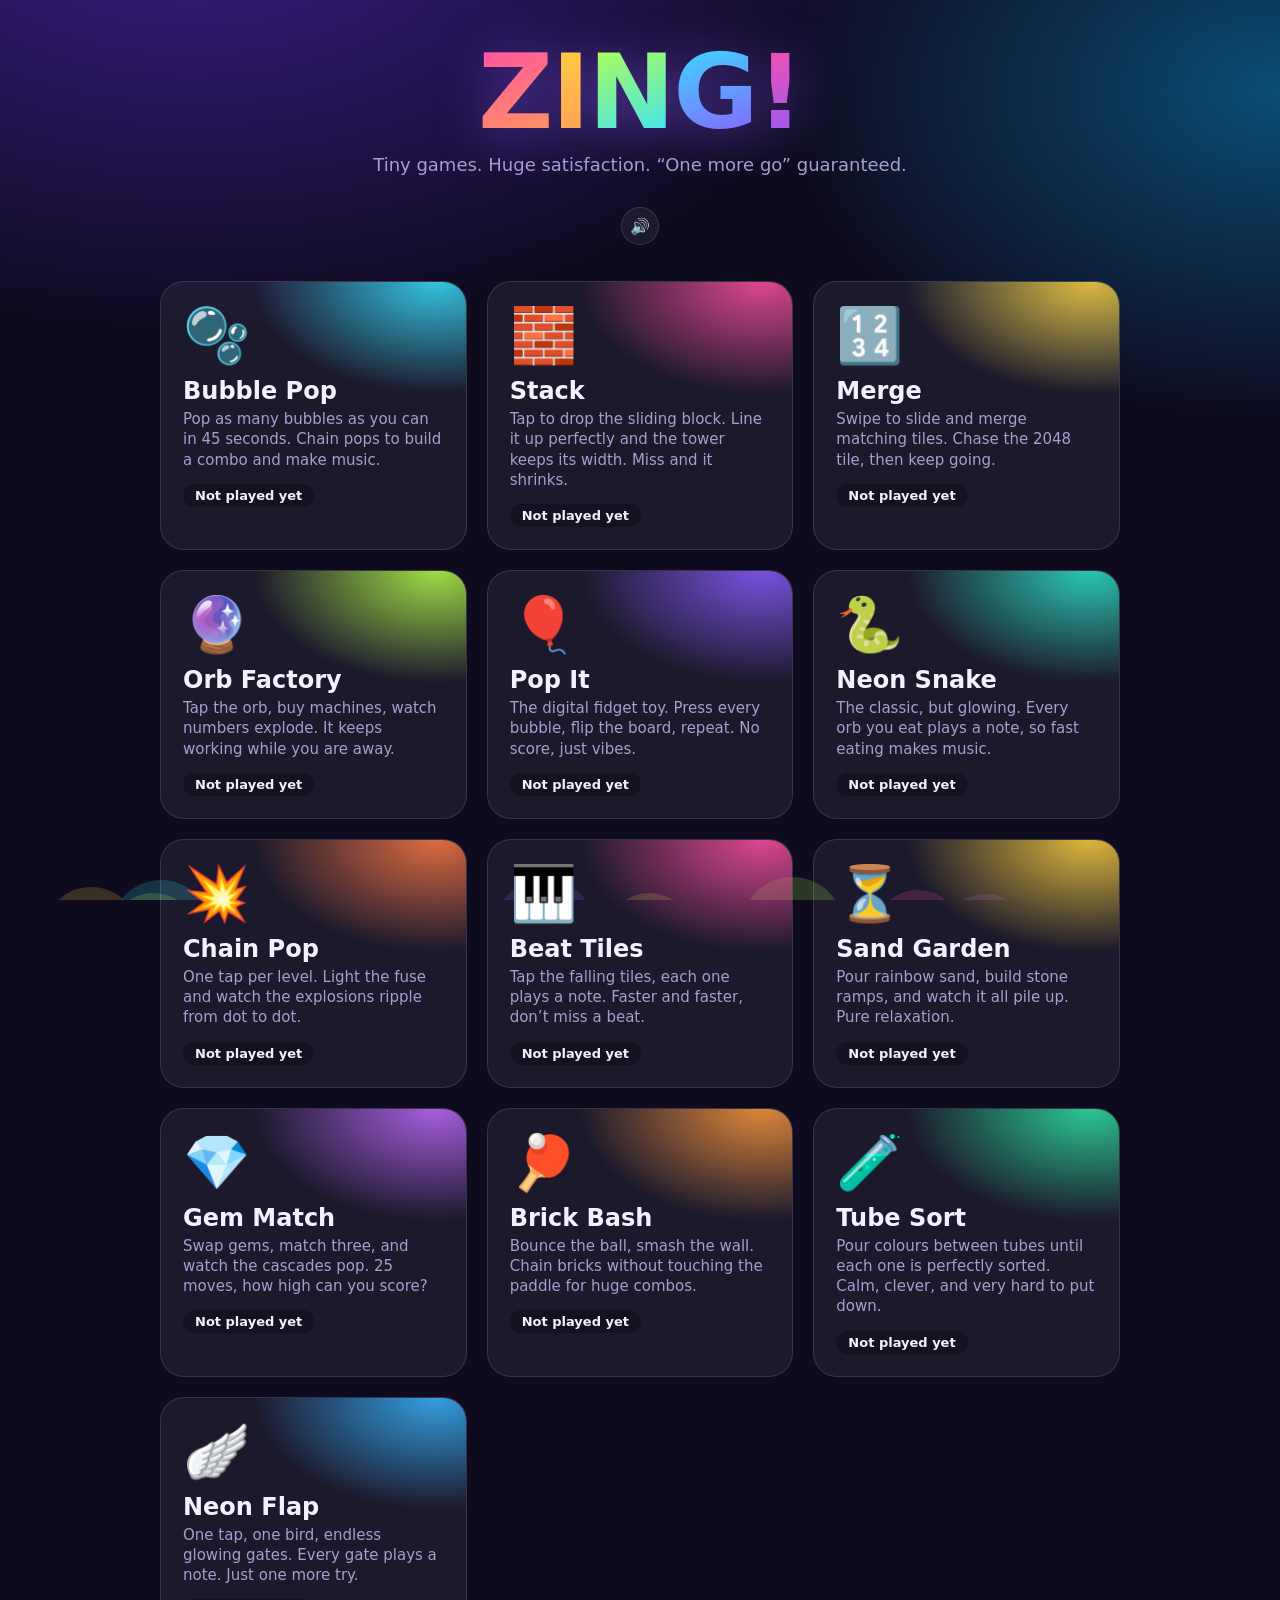
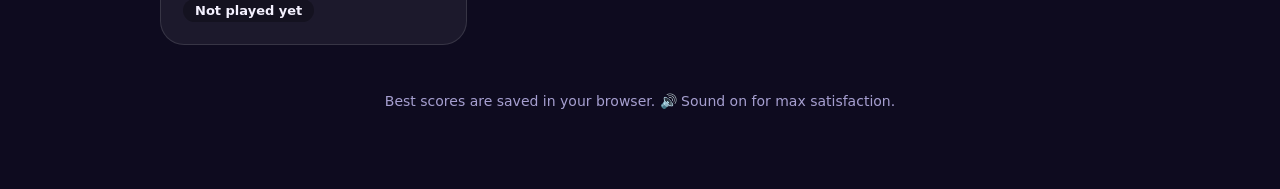
<file: index.html>
<!doctype html>
<html lang="en">
<head>
<meta charset="utf-8">
<meta name="viewport" content="width=device-width, initial-scale=1">
<title>ZING! Arcade</title>
<meta name="description" content="Tiny, satisfying, dangerously addicting browser games.">
<link rel="stylesheet" href="css/style.css">
</head>
<body>
<div class="floaties" id="floaties"></div>

<main class="hub">
  <header>
    <h1 class="logo" aria-label="ZING!"><span>Z</span><span>I</span><span>N</span><span>G</span><span>!</span></h1>
    <p class="tag">Tiny games. Huge satisfaction. “One more go” guaranteed.</p>
    <button class="icon-btn" id="mute" style="margin-top:14px"></button>
  </header>

  <section class="grid">
    <a class="card" href="games/bubbles.html" style="--c:#38e1ff">
      <span class="emoji">🫧</span>
      <h3>Bubble Pop</h3>
      <p>Pop as many bubbles as you can in 45 seconds. Chain pops to build a combo and make music.</p>
      <span class="best" data-best="bubbles" data-label="Best"></span>
    </a>
    <a class="card" href="games/stack.html" style="--c:#ff4fa3">
      <span class="emoji">🧱</span>
      <h3>Stack</h3>
      <p>Tap to drop the sliding block. Line it up perfectly and the tower keeps its width. Miss and it shrinks.</p>
      <span class="best" data-best="stack" data-label="Best"></span>
    </a>
    <a class="card" href="games/merge.html" style="--c:#ffd23f">
      <span class="emoji">🔢</span>
      <h3>Merge</h3>
      <p>Swipe to slide and merge matching tiles. Chase the 2048 tile, then keep going.</p>
      <span class="best" data-best="merge" data-label="Best"></span>
    </a>
    <a class="card" href="games/factory.html" style="--c:#b6ff4a">
      <span class="emoji">🔮</span>
      <h3>Orb Factory</h3>
      <p>Tap the orb, buy machines, watch numbers explode. It keeps working while you are away.</p>
      <span class="best" data-best="factory" data-label="Total orbs" data-fmt="1"></span>
    </a>
    <a class="card" href="games/popit.html" style="--c:#8b5cff">
      <span class="emoji">🎈</span>
      <h3>Pop It</h3>
      <p>The digital fidget toy. Press every bubble, flip the board, repeat. No score, just vibes.</p>
      <span class="best" data-best="popit" data-label="Total pops"></span>
    </a>
    <a class="card" href="games/snake.html" style="--c:#2ee6c8">
      <span class="emoji">🐍</span>
      <h3>Neon Snake</h3>
      <p>The classic, but glowing. Every orb you eat plays a note, so fast eating makes music.</p>
      <span class="best" data-best="snake" data-label="Best"></span>
    </a>
    <a class="card" href="games/chain.html" style="--c:#ff7a45">
      <span class="emoji">💥</span>
      <h3>Chain Pop</h3>
      <p>One tap per level. Light the fuse and watch the explosions ripple from dot to dot.</p>
      <span class="best" data-best="chain" data-label="Levels cleared"></span>
    </a>
    <a class="card" href="games/tiles.html" style="--c:#ff4fa3">
      <span class="emoji">🎹</span>
      <h3>Beat Tiles</h3>
      <p>Tap the falling tiles, each one plays a note. Faster and faster, don’t miss a beat.</p>
      <span class="best" data-best="tiles" data-label="Best"></span>
    </a>
    <a class="card" href="games/sand.html" style="--c:#ffd23f">
      <span class="emoji">⏳</span>
      <h3>Sand Garden</h3>
      <p>Pour rainbow sand, build stone ramps, and watch it all pile up. Pure relaxation.</p>
      <span class="best" data-best="sand" data-label="Grains poured" data-fmt="1"></span>
    </a>
    <a class="card" href="games/gems.html" style="--c:#c06bff">
      <span class="emoji">💎</span>
      <h3>Gem Match</h3>
      <p>Swap gems, match three, and watch the cascades pop. 25 moves, how high can you score?</p>
      <span class="best" data-best="gems" data-label="Best"></span>
    </a>
    <a class="card" href="games/bricks.html" style="--c:#ff9a3d">
      <span class="emoji">🏓</span>
      <h3>Brick Bash</h3>
      <p>Bounce the ball, smash the wall. Chain bricks without touching the paddle for huge combos.</p>
      <span class="best" data-best="bricks" data-label="Best"></span>
    </a>
    <a class="card" href="games/sort.html" style="--c:#2ee6a6">
      <span class="emoji">🧪</span>
      <h3>Tube Sort</h3>
      <p>Pour colours between tubes until each one is perfectly sorted. Calm, clever, and very hard to put down.</p>
      <span class="best" data-best="sort" data-label="On level"></span>
    </a>
    <a class="card" href="games/flap.html" style="--c:#38b6ff">
      <span class="emoji">🪽</span>
      <h3>Neon Flap</h3>
      <p>One tap, one bird, endless glowing gates. Every gate plays a note. Just one more try.</p>
      <span class="best" data-best="flap" data-label="Best"></span>
    </a>
  </section>

  <footer>Best scores are saved in your browser. 🔊 Sound on for max satisfaction.</footer>
</main>

<script src="js/common.js"></script>
<script>
  document.querySelectorAll('[data-best]').forEach(el => {
    const v = Arcade.best(el.dataset.best);
    el.textContent = v ? `${el.dataset.label}: ${el.dataset.fmt ? Arcade.fmt(v) : v}` : 'Not played yet';
  });
  const f = document.getElementById('floaties');
  const cols = ['#ff4fa3', '#38e1ff', '#b6ff4a', '#ffd23f', '#8b5cff'];
  for (let i = 0; i < 22; i++) {
    const e = document.createElement('i');
    const s = 20 + Math.random() * 90;
    e.style.cssText = `left:${Math.random() * 100}%;width:${s}px;height:${s}px;background:${cols[i % cols.length]};` +
      `animation-duration:${14 + Math.random() * 22}s;animation-delay:${-Math.random() * 30}s`;
    f.appendChild(e);
  }
</script>
</body>
</html>
</file>
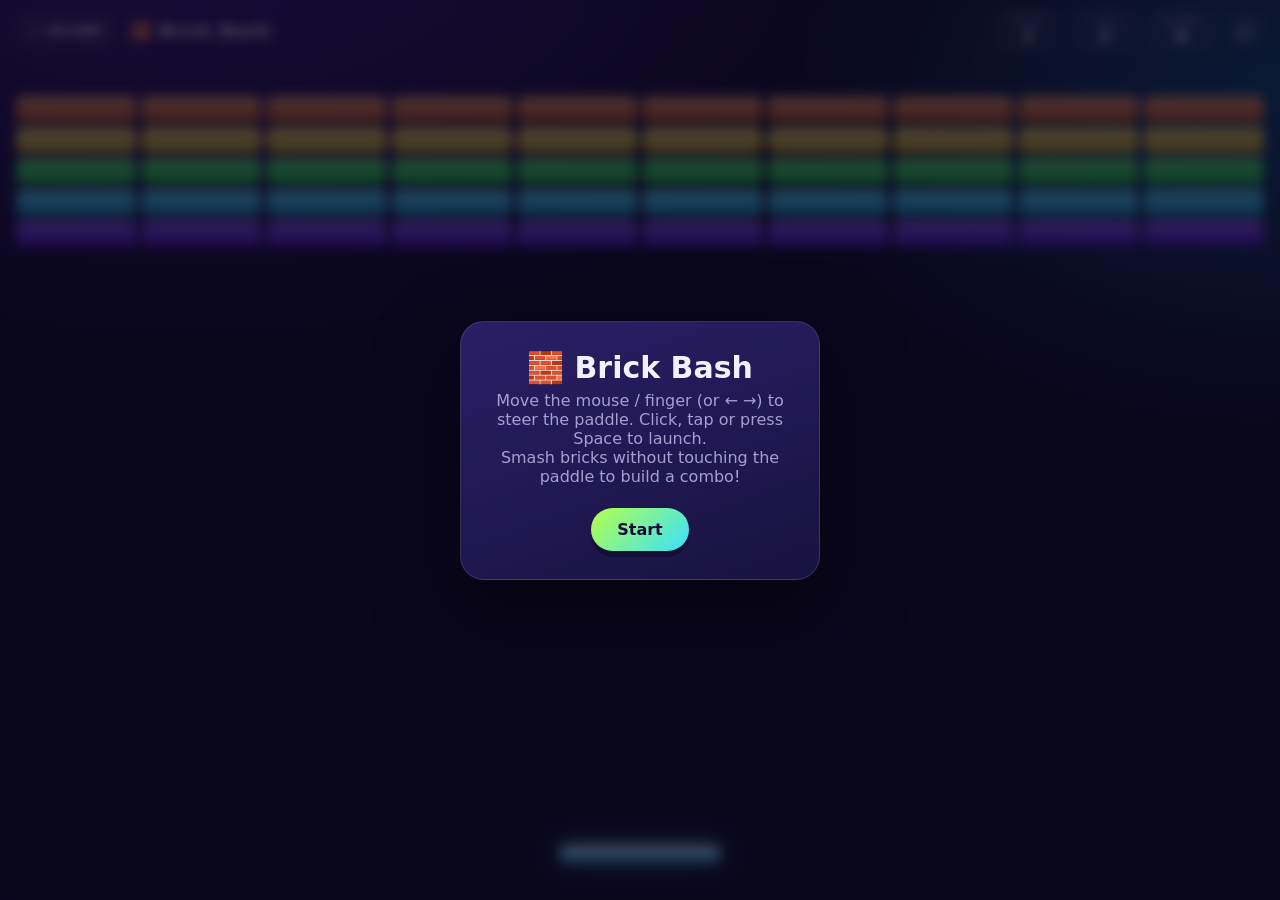
<file: games/bricks.html>
<!doctype html>
<html lang="en">
<head>
<meta charset="utf-8">
<meta name="viewport" content="width=device-width, initial-scale=1, user-scalable=no">
<title>Brick Bash · ZING!</title>
<link rel="stylesheet" href="../css/style.css">
<style>
  body { overflow: hidden; height: 100vh; user-select: none; }
  #c { position: fixed; inset: 0; width: 100%; height: 100%; touch-action: none; cursor: none; }
  .bar { pointer-events: none; } .bar > * { pointer-events: auto; }
  #combo {
    position: fixed; left: 50%; top: 74px; transform: translateX(-50%); font-size: 34px; font-weight: 900; color: var(--yellow);
    text-shadow: 0 4px 0 rgba(0,0,0,.3), 0 0 24px rgba(255,210,63,.6); pointer-events: none; opacity: 0; z-index: 4; white-space: nowrap;
  }
  #combo.bump { animation: bump .3s cubic-bezier(.2,1.6,.4,1); opacity: 1; }
  @keyframes bump { from { transform: translateX(-50%) scale(1.5); } to { transform: translateX(-50%) scale(1); } }
</style>
</head>
<body>
<canvas id="c"></canvas>
<div class="bar">
  <a class="back" href="../index.html">← Arcade</a>
  <h1>🧱 Brick Bash</h1>
  <div class="stat"><small>Level</small><b id="lvl">1</b></div>
  <div class="stat"><small>Lives</small><b id="lives">3</b></div>
  <div class="stat"><small>Score</small><b id="score">0</b></div>
  <button class="icon-btn" id="mute"></button>
</div>
<div id="combo"></div>

<div class="overlay show" id="start">
  <div class="panel">
    <h2>🧱 Brick Bash</h2>
    <p>Move the mouse / finger (or ← →) to steer the paddle. Click, tap or press Space to launch.<br>Smash bricks without touching the paddle to build a combo!</p>
    <button class="btn" id="go">Start</button>
  </div>
</div>
<div class="overlay" id="end">
  <div class="panel">
    <h2>Game over</h2>
    <div class="big" id="final">0</div>
    <p id="endmsg"></p>
    <button class="btn" id="again">Play again</button>
  </div>
</div>

<script src="../js/common.js"></script>
<script>
(() => {
  const $ = id => document.getElementById(id);
  const cv = $('c'), ctx = cv.getContext('2d');
  let W, H, dpr;
  function resize() { dpr = Math.min(devicePixelRatio || 1, 2); W = innerWidth; H = innerHeight; cv.width = W * dpr; cv.height = H * dpr; ctx.setTransform(dpr, 0, 0, dpr, 0, 0); layout(); }
  const HUES = [340, 25, 50, 130, 190, 260, 300];
  let bricks = [], ball, paddle, parts = [], trail = [], state = 'idle', level = 1, lives = 3, score = 0, combo = 0, bestCombo = 0, shake = 0;

  function layout() {
    paddle = paddle || { x: W / 2, w: 120, h: 14, y: 0 };
    paddle.w = Math.max(90, Math.min(160, W * 0.16)); paddle.y = H - 54;
    if (state === 'idle' || state === 'ready') buildBricks();
  }
  function buildBricks() {
    bricks = [];
    const cols = W < 520 ? 7 : 10, rowsN = Math.min(4 + level, 10), m = 16, gap = 5, top = 96;
    const bw = (W - 2 * m - (cols - 1) * gap) / cols, bh = Math.min(26, Math.max(18, H * .035));
    for (let r = 0; r < rowsN; r++) for (let c = 0; c < cols; c++) {
      bricks.push({ x: m + c * (bw + gap), y: top + r * (bh + gap), w: bw, h: bh, hue: HUES[(r + level) % HUES.length], alive: true, row: r });
    }
  }
  resize(); addEventListener('resize', resize);

  const speedFor = () => Math.min(360 + level * 35, 720);
  function serve() {
    ball = { x: paddle.x, y: paddle.y - 10, r: 8, vx: 0, vy: 0, stuck: true };
    trail = []; combo = 0; state = 'ready';
  }
  function launch() {
    if (state !== 'ready') return;
    const a = (Math.random() - .5) * .8, s = speedFor();
    ball.vx = Math.sin(a) * s; ball.vy = -Math.cos(a) * s; ball.stuck = false; state = 'play';
    Arcade.pop(1.3);
  }
  function hud() { $('lvl').textContent = level; $('lives').textContent = lives; $('score').textContent = score; }

  // input
  let target = null; const keys = {};
  const setX = x => { target = x; };
  cv.addEventListener('pointermove', e => setX(e.clientX));
  cv.addEventListener('pointerdown', e => { setX(e.clientX); launch(); });
  addEventListener('keydown', e => {
    if (e.code === 'Space') { e.preventDefault(); if (state === 'ready') launch(); else if ($('end').classList.contains('show')) begin(); }
    keys[e.key] = true;
  });
  addEventListener('keyup', e => { keys[e.key] = false; });

  function say(t) { const c = $('combo'); c.textContent = t; c.classList.remove('bump'); void c.offsetWidth; c.classList.add('bump'); }

  function breakBrick(b) {
    b.alive = false; combo++; bestCombo = Math.max(bestCombo, combo);
    const pts = 10 * Math.min(combo, 12); score += pts; hud();
    const cx = b.x + b.w / 2, cy = b.y + b.h / 2;
    for (let i = 0; i < 12; i++) { const a = Math.random() * 6.28, s = 80 + Math.random() * 240; parts.push({ x: cx, y: cy, vx: Math.cos(a) * s, vy: Math.sin(a) * s - 60, t: 0, hue: b.hue, sz: 3 + Math.random() * 4 }); }
    Arcade.note(Math.min(combo - 1, 18), .2, 'triangle', .17); Arcade.pop(1 + Math.min(combo, 12) * .04);
    shake = Math.min(6, 1 + combo * .3);
    if (combo >= 4) say(combo + 'x COMBO');
    if (!bricks.some(x => x.alive)) levelClear();
  }
  function levelClear() {
    state = 'between'; Arcade.chord([0, 2, 4, 7, 9], .5); say('LEVEL CLEAR!');
    score += 100 * level; hud();
    setTimeout(() => { level++; buildBricks(); serve(); hud(); }, 1500);
  }
  function lose() {
    lives--; hud(); Arcade.tone(260, .4, 'sawtooth', .1, 70);
    if (lives <= 0) {
      state = 'over';
      const nb = Arcade.setBest('bricks', score);
      $('final').textContent = score;
      $('endmsg').innerHTML = (nb && score ? '<span class="badge-new">NEW BEST!</span> ' : '') + `Level ${level} · Best combo ${bestCombo}` + (nb ? '' : ' · Best: ' + Arcade.best('bricks'));
      setTimeout(() => $('end').classList.add('show'), 500);
    } else serve();
  }

  function physics(dt) {
    const sp = Math.hypot(ball.vx, ball.vy), n = Math.max(1, Math.ceil(sp * dt / 4)), h = dt / n;
    for (let i = 0; i < n && state === 'play'; i++) {
      ball.x += ball.vx * h; ball.y += ball.vy * h;
      if (ball.x < ball.r) { ball.x = ball.r; ball.vx = Math.abs(ball.vx); Arcade.tone(300, .04, 'sine', .06); }
      if (ball.x > W - ball.r) { ball.x = W - ball.r; ball.vx = -Math.abs(ball.vx); Arcade.tone(300, .04, 'sine', .06); }
      if (ball.y < 64 + ball.r) { ball.y = 64 + ball.r; ball.vy = Math.abs(ball.vy); Arcade.tone(340, .04, 'sine', .06); }
      // paddle
      if (ball.vy > 0 && ball.y + ball.r >= paddle.y && ball.y + ball.r <= paddle.y + paddle.h + 10 && Math.abs(ball.x - paddle.x) <= paddle.w / 2 + ball.r) {
        const hit = Math.max(-1, Math.min(1, (ball.x - paddle.x) / (paddle.w / 2))), a = hit * 1.05, s = Math.min(sp * 1.01, 760);
        ball.vx = Math.sin(a) * s; ball.vy = -Math.cos(a) * s; ball.y = paddle.y - ball.r;
        combo = 0; Arcade.tone(220, .08, 'triangle', .14, 330);
      }
      // bricks
      for (const b of bricks) {
        if (!b.alive) continue;
        const cx = Math.max(b.x, Math.min(ball.x, b.x + b.w)), cy = Math.max(b.y, Math.min(ball.y, b.y + b.h));
        const dx = ball.x - cx, dy = ball.y - cy;
        if (dx * dx + dy * dy <= ball.r * ball.r) {
          if (Math.abs(dx) > Math.abs(dy)) ball.vx = dx > 0 ? Math.abs(ball.vx) : -Math.abs(ball.vx); else ball.vy = dy > 0 ? Math.abs(ball.vy) : -Math.abs(ball.vy);
          breakBrick(b); break;
        }
      }
      if (ball.y - ball.r > H) { lose(); break; }
    }
  }

  function draw() {
    ctx.clearRect(0, 0, W, H);
    ctx.save();
    if (shake > .2) ctx.translate((Math.random() - .5) * shake, (Math.random() - .5) * shake);
    for (const b of bricks) {
      if (!b.alive) continue;
      const g = ctx.createLinearGradient(0, b.y, 0, b.y + b.h); g.addColorStop(0, `hsl(${b.hue} 90% 66%)`); g.addColorStop(1, `hsl(${b.hue} 80% 48%)`);
      ctx.fillStyle = g; ctx.beginPath(); ctx.roundRect ? ctx.roundRect(b.x, b.y, b.w, b.h, 6) : ctx.rect(b.x, b.y, b.w, b.h); ctx.fill();
      ctx.fillStyle = 'rgba(255,255,255,.25)'; ctx.fillRect(b.x + 3, b.y + 2, b.w - 6, 3);
    }
    for (const p of parts) { ctx.fillStyle = `hsla(${p.hue},90%,70%,${Math.max(0, 1 - p.t / .7)})`; ctx.fillRect(p.x - p.sz / 2, p.y - p.sz / 2, p.sz, p.sz); }
    // paddle
    const pg = ctx.createLinearGradient(0, paddle.y, 0, paddle.y + paddle.h); pg.addColorStop(0, '#fff'); pg.addColorStop(1, '#38e1ff');
    ctx.save(); ctx.shadowColor = '#38e1ff'; ctx.shadowBlur = 18; ctx.fillStyle = pg; ctx.beginPath();
    ctx.roundRect ? ctx.roundRect(paddle.x - paddle.w / 2, paddle.y, paddle.w, paddle.h, 8) : ctx.rect(paddle.x - paddle.w / 2, paddle.y, paddle.w, paddle.h); ctx.fill(); ctx.restore();
    if (ball) {
      for (let i = 0; i < trail.length; i++) { const t = trail[i]; ctx.fillStyle = `rgba(255,255,255,${i / trail.length * .35})`; ctx.beginPath(); ctx.arc(t.x, t.y, ball.r * (i / trail.length), 0, 6.2832); ctx.fill(); }
      ctx.save(); ctx.shadowColor = '#fff'; ctx.shadowBlur = 20; ctx.fillStyle = '#fff'; ctx.beginPath(); ctx.arc(ball.x, ball.y, ball.r, 0, 6.2832); ctx.fill(); ctx.restore();
    }
    if (state === 'ready') { ctx.fillStyle = 'rgba(255,255,255,.55)'; ctx.font = '700 16px "Trebuchet MS", sans-serif'; ctx.textAlign = 'center'; ctx.fillText('Tap / click / Space to launch', W / 2, paddle.y - 40); }
    ctx.restore();
  }

  let last = performance.now();
  (function loop(now) {
    const dt = Math.min((now - last) / 1000, .033); last = now;
    if (keys.ArrowLeft || keys.a) target = (target ?? paddle.x) - 620 * dt;
    if (keys.ArrowRight || keys.d) target = (target ?? paddle.x) + 620 * dt;
    if (target != null) { target = Math.max(paddle.w / 2, Math.min(W - paddle.w / 2, target)); paddle.x += (target - paddle.x) * Math.min(1, dt * 28); }
    if (ball) {
      if (ball.stuck) { ball.x = paddle.x; ball.y = paddle.y - ball.r - 2; }
      else if (state === 'play') { physics(dt); trail.push({ x: ball.x, y: ball.y }); if (trail.length > 10) trail.shift(); }
    }
    for (const p of parts) { p.t += dt; p.x += p.vx * dt; p.y += p.vy * dt; p.vy += 700 * dt; }
    parts = parts.filter(p => p.t < .7); shake *= .85;
    draw(); requestAnimationFrame(loop);
  })(last);

  function begin() { level = 1; lives = 3; score = 0; combo = 0; bestCombo = 0; parts = []; $('start').classList.remove('show'); $('end').classList.remove('show'); buildBricks(); serve(); hud(); }
  $('go').onclick = begin; $('again').onclick = begin;
  buildBricks();
})();
</script>
</body>
</html>
</file>
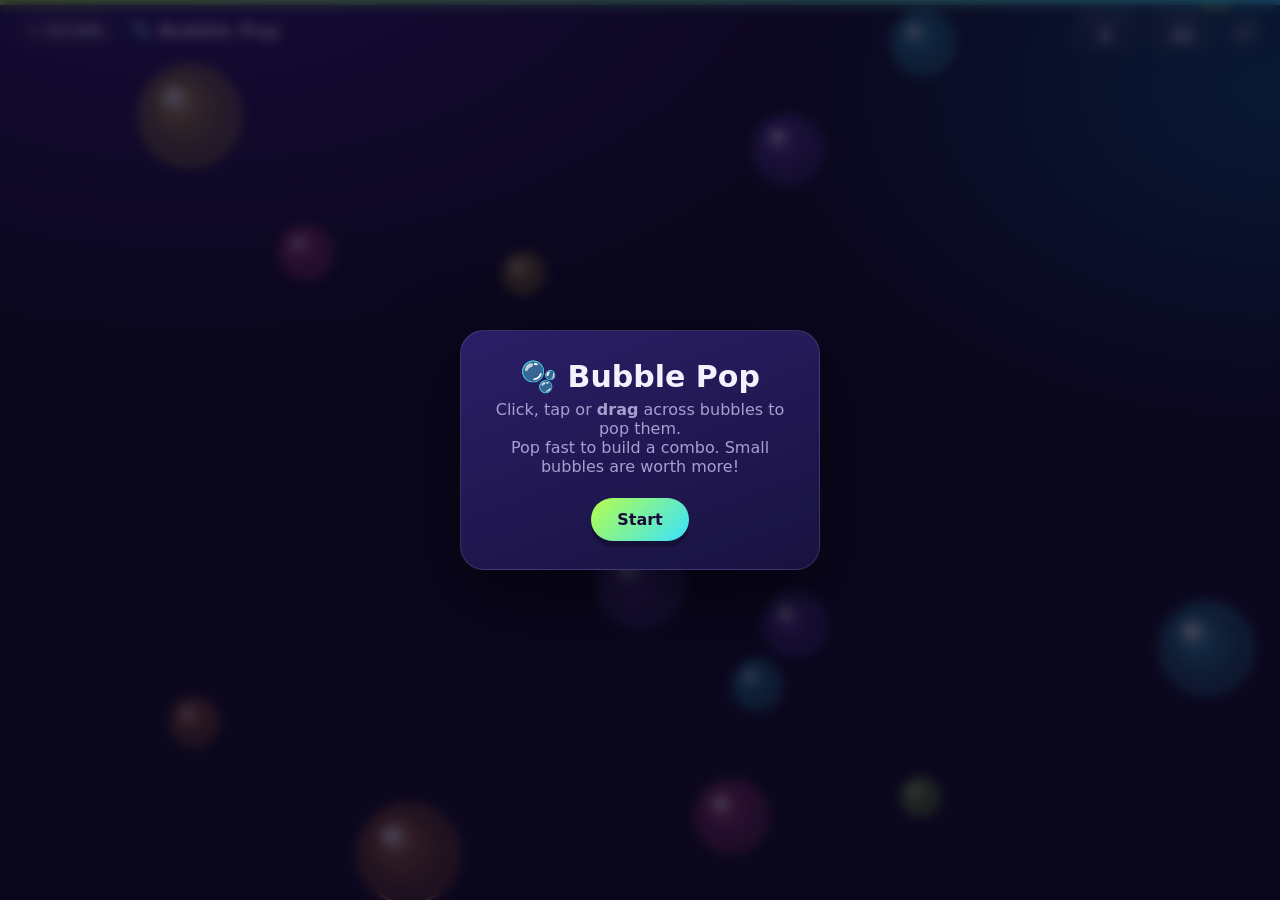
<file: games/bubbles.html>
<!doctype html>
<html lang="en">
<head>
<meta charset="utf-8">
<meta name="viewport" content="width=device-width, initial-scale=1, user-scalable=no">
<title>Bubble Pop · ZING!</title>
<link rel="stylesheet" href="../css/style.css">
<style>
  body { overflow: hidden; height: 100vh; }
  #c { position: fixed; inset: 0; width: 100%; height: 100%; }
  .bar { pointer-events: none; } .bar > * { pointer-events: auto; }
  #combo {
    position: fixed; left: 50%; top: 84px; transform: translateX(-50%); font-size: 40px; font-weight: 900;
    color: var(--yellow); text-shadow: 0 4px 0 rgba(0,0,0,.3), 0 0 24px rgba(255,210,63,.6); pointer-events: none;
    opacity: 0; z-index: 4; white-space: nowrap;
  }
  #combo.bump { animation: bump .25s cubic-bezier(.2,1.6,.4,1); opacity: 1; }
  @keyframes bump { from { transform: translateX(-50%) scale(1.6); } to { transform: translateX(-50%) scale(1); } }
  #timebar { position: fixed; left: 0; top: 0; height: 5px; background: linear-gradient(90deg, var(--lime), var(--cyan)); z-index: 6; width: 100%; transform-origin: left; }
</style>
</head>
<body>
<div id="timebar"></div>
<canvas id="c" class="stage"></canvas>
<div class="bar">
  <a class="back" href="../index.html">← Arcade</a>
  <h1>🫧 Bubble Pop</h1>
  <div class="stat"><small>Score</small><b id="score">0</b></div>
  <div class="stat"><small>Time</small><b id="time">45</b></div>
  <button class="icon-btn" id="mute"></button>
</div>
<div id="combo"></div>

<div class="overlay show" id="start">
  <div class="panel">
    <h2>🫧 Bubble Pop</h2>
    <p>Click, tap or <b>drag</b> across bubbles to pop them.<br>Pop fast to build a combo. Small bubbles are worth more!</p>
    <button class="btn" id="go">Start</button>
  </div>
</div>
<div class="overlay" id="end">
  <div class="panel">
    <h2>Time’s up!</h2>
    <div class="big" id="final">0</div>
    <p id="endmsg"></p>
    <p>Pops: <b id="pops">0</b> · Best combo: <b id="bc">0</b></p>
    <button class="btn" id="again">Play again</button>
  </div>
</div>

<script src="../js/common.js"></script>
<script>
(() => {
  const DURATION = 45;
  const cv = document.getElementById('c'), ctx = cv.getContext('2d');
  let W, H, dpr;
  function resize() {
    dpr = Math.min(window.devicePixelRatio || 1, 2);
    W = innerWidth; H = innerHeight;
    cv.width = W * dpr; cv.height = H * dpr;
    ctx.setTransform(dpr, 0, 0, dpr, 0, 0);
  }
  addEventListener('resize', resize); resize();

  const COLORS = [[255,79,163],[56,225,255],[182,255,74],[255,210,63],[139,92,255],[255,140,66]];
  let bubbles = [], parts = [], texts = [], rings = [];
  let state = 'idle', score = 0, pops = 0, combo = 0, bestCombo = 0, lastPop = 0, timeLeft = DURATION, spawnT = 0;
  const $ = id => document.getElementById(id);

  function spawn(initial) {
    const r = 18 + Math.pow(Math.random(), 1.6) * 52;
    bubbles.push({
      x: r + Math.random() * (W - 2 * r),
      y: initial ? Math.random() * H : H + r + 10,
      r, vy: -(30 + Math.random() * 60) * (1.3 - r / 90), ph: Math.random() * 6.28, wob: 8 + Math.random() * 18,
      col: COLORS[(Math.random() * COLORS.length) | 0], squish: 0, birth: 0
    });
  }

  function popAt(b, i) {
    const now = performance.now();
    combo = now - lastPop < 900 ? combo + 1 : 1;
    lastPop = now; bestCombo = Math.max(bestCombo, combo);
    const pts = Math.round((80 - b.r) / 8 + 1) * Math.min(combo, 10);
    score += pts; pops++;
    const [r, g, bl] = b.col;
    for (let k = 0; k < 14; k++) {
      const a = Math.random() * 6.28, s = 80 + Math.random() * 260;
      parts.push({ x: b.x, y: b.y, vx: Math.cos(a) * s, vy: Math.sin(a) * s, life: 0.5 + Math.random() * 0.4, t: 0, r: 2 + Math.random() * 4, col: b.col });
    }
    rings.push({ x: b.x, y: b.y, r: b.r, t: 0, col: b.col });
    texts.push({ x: b.x, y: b.y, t: 0, s: '+' + pts, col: b.col });
    Arcade.note(Math.min(combo - 1, 14) + 2, 0.22, 'triangle', 0.18);
    Arcade.pop(1 + Math.min(combo, 12) * 0.05);
    bubbles.splice(i, 1);
    $('score').textContent = score;
    const cb = $('combo');
    if (combo >= 3) {
      cb.textContent = combo + 'x COMBO!';
      cb.classList.remove('bump'); void cb.offsetWidth; cb.classList.add('bump');
    }
  }

  function hit(x, y) {
    if (state !== 'play') return;
    for (let i = bubbles.length - 1; i >= 0; i--) {
      const b = bubbles[i];
      if ((x - b.x) ** 2 + (y - b.y) ** 2 <= (b.r + 6) ** 2) { popAt(b, i); return; }
    }
    // missed
    if (performance.now() - lastPop > 250) combo = 0;
  }
  let down = false;
  cv.addEventListener('pointerdown', e => { down = true; hit(e.clientX, e.clientY); });
  cv.addEventListener('pointermove', e => { if (down) hit(e.clientX, e.clientY); });
  addEventListener('pointerup', () => down = false);

  function start() {
    bubbles = []; parts = []; texts = []; rings = [];
    score = pops = combo = bestCombo = 0; timeLeft = DURATION;
    $('score').textContent = 0; $('time').textContent = DURATION; $('combo').style.opacity = 0;
    for (let i = 0; i < 22; i++) spawn(true);
    state = 'play';
    $('start').classList.remove('show'); $('end').classList.remove('show');
    Arcade.chord([0, 2, 4], 0.4);
  }
  function finish() {
    state = 'over';
    const nb = Arcade.setBest('bubbles', score);
    $('final').textContent = score; $('pops').textContent = pops; $('bc').textContent = bestCombo;
    $('endmsg').innerHTML = nb ? '<span class="badge-new">NEW BEST!</span>' : 'Best: ' + Arcade.best('bubbles');
    $('end').classList.add('show');
    Arcade.chord(nb ? [4, 7, 9, 12] : [2, 4, 7], 0.6);
  }
  $('go').onclick = start; $('again').onclick = start;

  function draw(dt) {
    ctx.clearRect(0, 0, W, H);
    for (const b of bubbles) {
      const [r, g, bl] = b.col;
      const x = b.x;
      const grad = ctx.createRadialGradient(x - b.r * .35, b.y - b.r * .4, b.r * .1, x, b.y, b.r);
      grad.addColorStop(0, `rgba(255,255,255,.85)`);
      grad.addColorStop(.25, `rgba(${r},${g},${bl},.55)`);
      grad.addColorStop(1, `rgba(${r},${g},${bl},.22)`);
      ctx.fillStyle = grad;
      ctx.beginPath(); ctx.arc(x, b.y, b.r, 0, 6.2832); ctx.fill();
      ctx.strokeStyle = `rgba(${r},${g},${bl},.9)`; ctx.lineWidth = 2; ctx.stroke();
      ctx.fillStyle = 'rgba(255,255,255,.7)';
      ctx.beginPath(); ctx.ellipse(x - b.r * .38, b.y - b.r * .42, b.r * .18, b.r * .1, -.7, 0, 6.2832); ctx.fill();
    }
    for (const p of rings) {
      const k = p.t / 0.35; if (k >= 1) continue;
      ctx.strokeStyle = `rgba(${p.col[0]},${p.col[1]},${p.col[2]},${1 - k})`; ctx.lineWidth = 4 * (1 - k);
      ctx.beginPath(); ctx.arc(p.x, p.y, p.r * (1 + k * .7), 0, 6.2832); ctx.stroke();
    }
    for (const p of parts) {
      ctx.fillStyle = `rgba(${p.col[0]},${p.col[1]},${p.col[2]},${1 - p.t / p.life})`;
      ctx.beginPath(); ctx.arc(p.x, p.y, p.r * (1 - p.t / p.life * .5), 0, 6.2832); ctx.fill();
    }
    ctx.textAlign = 'center'; ctx.font = '800 22px "Trebuchet MS", sans-serif';
    for (const t of texts) {
      const k = t.t / 0.8;
      ctx.fillStyle = `rgba(255,255,255,${1 - k})`;
      ctx.fillText(t.s, t.x, t.y - 20 - k * 50);
    }
  }

  let last = performance.now();
  function loop(now) {
    const dt = Math.min((now - last) / 1000, 0.05); last = now;
    if (state === 'play') {
      timeLeft -= dt;
      spawnT -= dt;
      if (spawnT <= 0) { spawn(false); spawnT = 0.12 + Math.random() * 0.18; }
      $('time').textContent = Math.max(0, Math.ceil(timeLeft));
      $('timebar').style.transform = `scaleX(${Math.max(0, timeLeft / DURATION)})`;
      if (timeLeft <= 0) finish();
    }
    for (const b of bubbles) { b.y += b.vy * dt; b.ph += dt * 2; b.x += Math.sin(b.ph) * b.wob * dt * 0.3; }
    bubbles = bubbles.filter(b => b.y > -b.r - 20);
    if (state === 'idle' || state === 'over') while (bubbles.length < 14) spawn(true);
    for (const p of parts) { p.t += dt; p.x += p.vx * dt; p.y += p.vy * dt; p.vy += 500 * dt; p.vx *= 0.98; }
    parts = parts.filter(p => p.t < p.life);
    for (const r of rings) r.t += dt; rings = rings.filter(r => r.t < 0.35);
    for (const t of texts) t.t += dt; texts = texts.filter(t => t.t < 0.8);
    draw(dt);
    requestAnimationFrame(loop);
  }
  for (let i = 0; i < 14; i++) spawn(true);
  requestAnimationFrame(loop);
})();
</script>
</body>
</html>
</file>
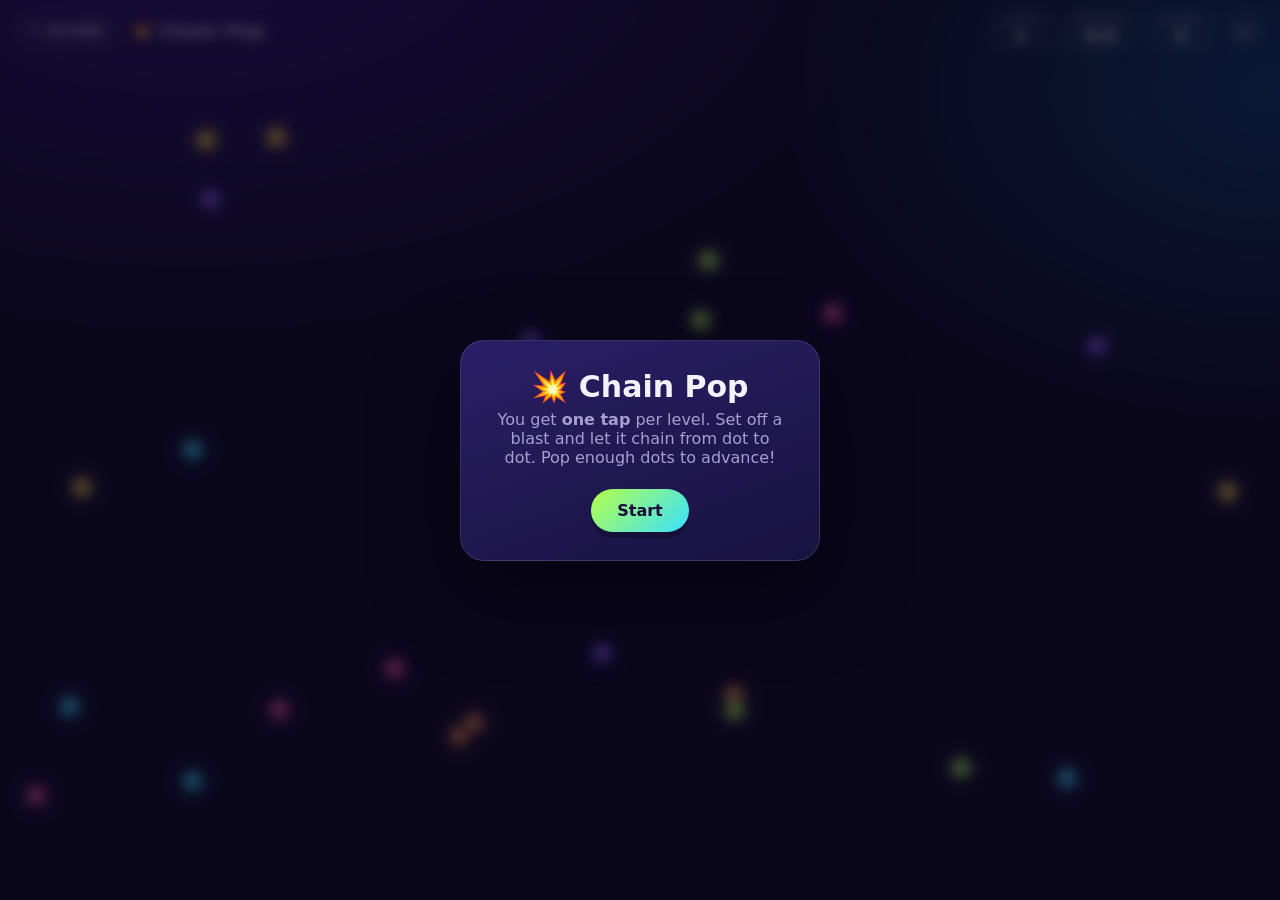
<file: games/chain.html>
<!doctype html>
<html lang="en">
<head>
<meta charset="utf-8">
<meta name="viewport" content="width=device-width, initial-scale=1, user-scalable=no">
<title>Chain Pop · ZING!</title>
<link rel="stylesheet" href="../css/style.css">
<style>
  body { overflow: hidden; height: 100vh; user-select: none; }
  #c { position: fixed; inset: 0; width: 100%; height: 100%; touch-action: none; cursor: crosshair; }
  .bar { pointer-events: none; } .bar > * { pointer-events: auto; }
  #banner {
    position: fixed; left: 50%; top: 26%; transform: translateX(-50%); z-index: 4; pointer-events: none; text-align: center;
    font-weight: 900; font-size: 34px; text-shadow: 0 4px 0 rgba(0,0,0,.3), 0 0 24px rgba(139,92,255,.9); opacity: 0;
  }
  #banner small { display: block; font-size: 16px; color: var(--muted); font-weight: 700; margin-top: 4px; }
  #banner.show { animation: b 1.6s ease-out; }
  @keyframes b { 0% { opacity: 0; transform: translateX(-50%) scale(.6); } 15% { opacity: 1; transform: translateX(-50%) scale(1.1); } 80% { opacity: 1; } 100% { opacity: 0; transform: translateX(-50%) translateY(-20px); } }
</style>
</head>
<body>
<canvas id="c"></canvas>
<div class="bar">
  <a class="back" href="../index.html">← Arcade</a>
  <h1>💥 Chain Pop</h1>
  <div class="stat"><small>Level</small><b id="lvl">1</b></div>
  <div class="stat"><small>Popped</small><b id="pp">0/0</b></div>
  <div class="stat"><small>Score</small><b id="score">0</b></div>
  <button class="icon-btn" id="mute"></button>
</div>
<div id="banner"></div>

<div class="overlay show" id="start">
  <div class="panel">
    <h2>💥 Chain Pop</h2>
    <p>You get <b>one tap</b> per level. Set off a blast and let it chain from dot to dot. Pop enough dots to advance!</p>
    <button class="btn" id="go">Start</button>
  </div>
</div>
<div class="overlay" id="end">
  <div class="panel">
    <h2>Not enough!</h2>
    <p id="why"></p>
    <div class="big" id="final">0</div>
    <p id="endmsg"></p>
    <button class="btn" id="again">Try again</button>
  </div>
</div>

<script src="../js/common.js"></script>
<script>
(() => {
  const $ = id => document.getElementById(id);
  const cv = $('c'), ctx = cv.getContext('2d');
  let W, H, dpr;
  function resize() { dpr = Math.min(devicePixelRatio || 1, 2); W = innerWidth; H = innerHeight; cv.width = W * dpr; cv.height = H * dpr; ctx.setTransform(dpr, 0, 0, dpr, 0, 0); }
  addEventListener('resize', resize); resize();

  const COLS = [[255,79,163],[56,225,255],[182,255,74],[255,210,63],[139,92,255],[255,140,66]];
  let dots = [], blasts = [], parts = [], texts = [];
  let level = 1, score = 0, popped = 0, target = 0, state = 'idle';   // idle | ready | running | between | over

  const dotsFor = L => Math.min(10 + L * 4, 80);
  const targetFor = L => { const n = dotsFor(L); return Math.min(n - 2, Math.max(2, Math.round(n * (0.12 + 0.035 * (L - 1))))); };
  const blastR = () => Math.max(52, Math.min(W, H) * 0.1);

  function setup() {
    dots = []; blasts = []; parts = []; texts = []; popped = 0;
    const n = dotsFor(level); target = targetFor(level);
    for (let i = 0; i < n; i++) {
      const a = Math.random() * 6.28, s = 40 + Math.random() * 60 + level * 3;
      dots.push({ x: 30 + Math.random() * (W - 60), y: 90 + Math.random() * (H - 120), vx: Math.cos(a) * s, vy: Math.sin(a) * s, r: 9, col: COLS[i % COLS.length] });
    }
    state = 'ready'; hud();
    banner(`Level ${level}`, `Pop ${target} of ${n} dots`);
  }
  function hud() { $('lvl').textContent = level; $('pp').textContent = popped + '/' + target; $('score').textContent = score; }
  function banner(t, s) { const b = $('banner'); b.innerHTML = t + `<small>${s || ''}</small>`; b.classList.remove('show'); void b.offsetWidth; b.classList.add('show'); }

  function addBlast(x, y, col, depth) {
    blasts.push({ x, y, col, depth, r: 4, t: 0, max: blastR() });
    for (let i = 0; i < 12; i++) { const a = Math.random() * 6.28, s = 60 + Math.random() * 180; parts.push({ x, y, vx: Math.cos(a) * s, vy: Math.sin(a) * s, t: 0, col }); }
  }

  cv.addEventListener('pointerdown', e => {
    if (state !== 'ready') return;
    state = 'running';
    addBlast(e.clientX, e.clientY, [255, 255, 255], 0);
    Arcade.note(0, .3, 'triangle', .2);
  });

  function update(dt) {
    for (const d of dots) {
      d.x += d.vx * dt; d.y += d.vy * dt;
      if (d.x < d.r) { d.x = d.r; d.vx = Math.abs(d.vx); } if (d.x > W - d.r) { d.x = W - d.r; d.vx = -Math.abs(d.vx); }
      if (d.y < 70 + d.r) { d.y = 70 + d.r; d.vy = Math.abs(d.vy); } if (d.y > H - d.r) { d.y = H - d.r; d.vy = -Math.abs(d.vy); }
    }
    for (const b of blasts) {
      b.t += dt;
      if (b.t < .25) b.r = 4 + (b.max - 4) * (b.t / .25);
      else if (b.t < 1.35) b.r = b.max;
      else b.r = Math.max(0, b.max * (1 - (b.t - 1.35) / .3));
    }
    // dots touching a blast become blasts
    for (let i = dots.length - 1; i >= 0; i--) {
      const d = dots[i];
      for (const b of blasts) {
        if (b.t > 1.35) continue;
        if ((d.x - b.x) ** 2 + (d.y - b.y) ** 2 <= (b.r + d.r) ** 2) {
          dots.splice(i, 1); popped++;
          const depth = b.depth + 1, pts = 10 * depth; score += pts;
          addBlast(d.x, d.y, d.col, depth);
          texts.push({ x: d.x, y: d.y, s: '+' + pts, t: 0, col: d.col });
          Arcade.note(Math.min(depth, 16), .25, 'triangle', .16); Arcade.pop(1 + Math.min(depth, 12) * .05);
          hud(); break;
        }
      }
    }
    blasts = blasts.filter(b => b.t < 1.7);
    for (const p of parts) { p.t += dt; p.x += p.vx * dt; p.y += p.vy * dt; p.vx *= .97; p.vy *= .97; }
    parts = parts.filter(p => p.t < .7);
    for (const t of texts) t.t += dt; texts = texts.filter(t => t.t < .8);
    if (state === 'running' && blasts.length === 0) resolve();
  }

  function resolve() {
    if (popped >= target) {
      state = 'between'; Arcade.chord([0, 2, 4, 7], .5);
      const bonus = (popped - target) * 5; score += bonus;
      banner('Cleared! 🎉', `${popped} popped${bonus ? ' · +' + bonus + ' bonus' : ''}`); hud();
      Arcade.setBest('chain', level);
      setTimeout(() => { level++; setup(); }, 1700);
    } else {
      state = 'over';
      const nb = Arcade.setBest('chain', level - 1 > 0 ? level - 1 : 0);
      $('why').textContent = `You popped ${popped} — needed ${target}.`;
      $('final').textContent = score;
      $('endmsg').innerHTML = `Reached level ${level}` + (nb && level > 1 ? ' <span class="badge-new">NEW BEST!</span>' : ' · Best level cleared: ' + Arcade.best('chain'));
      Arcade.tone(260, .5, 'sawtooth', .1, 60);
      setTimeout(() => $('end').classList.add('show'), 400);
    }
  }

  function draw() {
    ctx.clearRect(0, 0, W, H);
    for (const d of dots) {
      const [r, g, b] = d.col;
      ctx.save(); ctx.shadowColor = `rgb(${r},${g},${b})`; ctx.shadowBlur = 14; ctx.fillStyle = `rgb(${r},${g},${b})`;
      ctx.beginPath(); ctx.arc(d.x, d.y, d.r, 0, 6.2832); ctx.fill(); ctx.restore();
      ctx.fillStyle = 'rgba(255,255,255,.7)'; ctx.beginPath(); ctx.arc(d.x - 3, d.y - 3, 2.5, 0, 6.2832); ctx.fill();
    }
    for (const b of blasts) {
      const [r, g, bl] = b.col; const fade = b.t > 1.35 ? 1 : 0.55;
      const grad = ctx.createRadialGradient(b.x, b.y, 0, b.x, b.y, Math.max(b.r, 1));
      grad.addColorStop(0, `rgba(255,255,255,${fade})`); grad.addColorStop(.6, `rgba(${r},${g},${bl},${fade * .7})`); grad.addColorStop(1, `rgba(${r},${g},${bl},${fade * .25})`);
      ctx.fillStyle = grad; ctx.beginPath(); ctx.arc(b.x, b.y, b.r, 0, 6.2832); ctx.fill();
      ctx.strokeStyle = `rgba(${r},${g},${bl},.95)`; ctx.lineWidth = 2.5; ctx.stroke();
    }
    for (const p of parts) { ctx.fillStyle = `rgba(${p.col[0]},${p.col[1]},${p.col[2]},${1 - p.t / .7})`; ctx.fillRect(p.x - 2, p.y - 2, 4, 4); }
    ctx.textAlign = 'center'; ctx.font = '800 20px "Trebuchet MS", sans-serif';
    for (const t of texts) { ctx.fillStyle = `rgba(255,255,255,${1 - t.t / .8})`; ctx.fillText(t.s, t.x, t.y - 14 - t.t * 40); }
    if (state === 'ready') { // aiming ring under cursor hint
      ctx.strokeStyle = 'rgba(255,255,255,.12)'; ctx.setLineDash([6, 8]); ctx.lineWidth = 2;
      ctx.beginPath(); ctx.arc(mx, my, blastR(), 0, 6.2832); ctx.stroke(); ctx.setLineDash([]);
    }
  }
  let mx = -999, my = -999;
  cv.addEventListener('pointermove', e => { mx = e.clientX; my = e.clientY; });

  let last = performance.now();
  (function loop(now) { const dt = Math.min((now - last) / 1000, .05); last = now; if (dots.length || blasts.length || parts.length) update(dt); draw(); requestAnimationFrame(loop); })(last);

  function begin() { level = 1; score = 0; $('start').classList.remove('show'); $('end').classList.remove('show'); setup(); }
  $('go').onclick = begin;
  $('again').onclick = () => { $('end').classList.remove('show'); setup(); };
  // idle demo dots behind the start panel
  for (let i = 0; i < 24; i++) { const a = Math.random() * 6.28; dots.push({ x: Math.random() * W, y: 90 + Math.random() * (H - 100), vx: Math.cos(a) * 60, vy: Math.sin(a) * 60, r: 9, col: COLS[i % COLS.length] }); }
})();
</script>
</body>
</html>
</file>
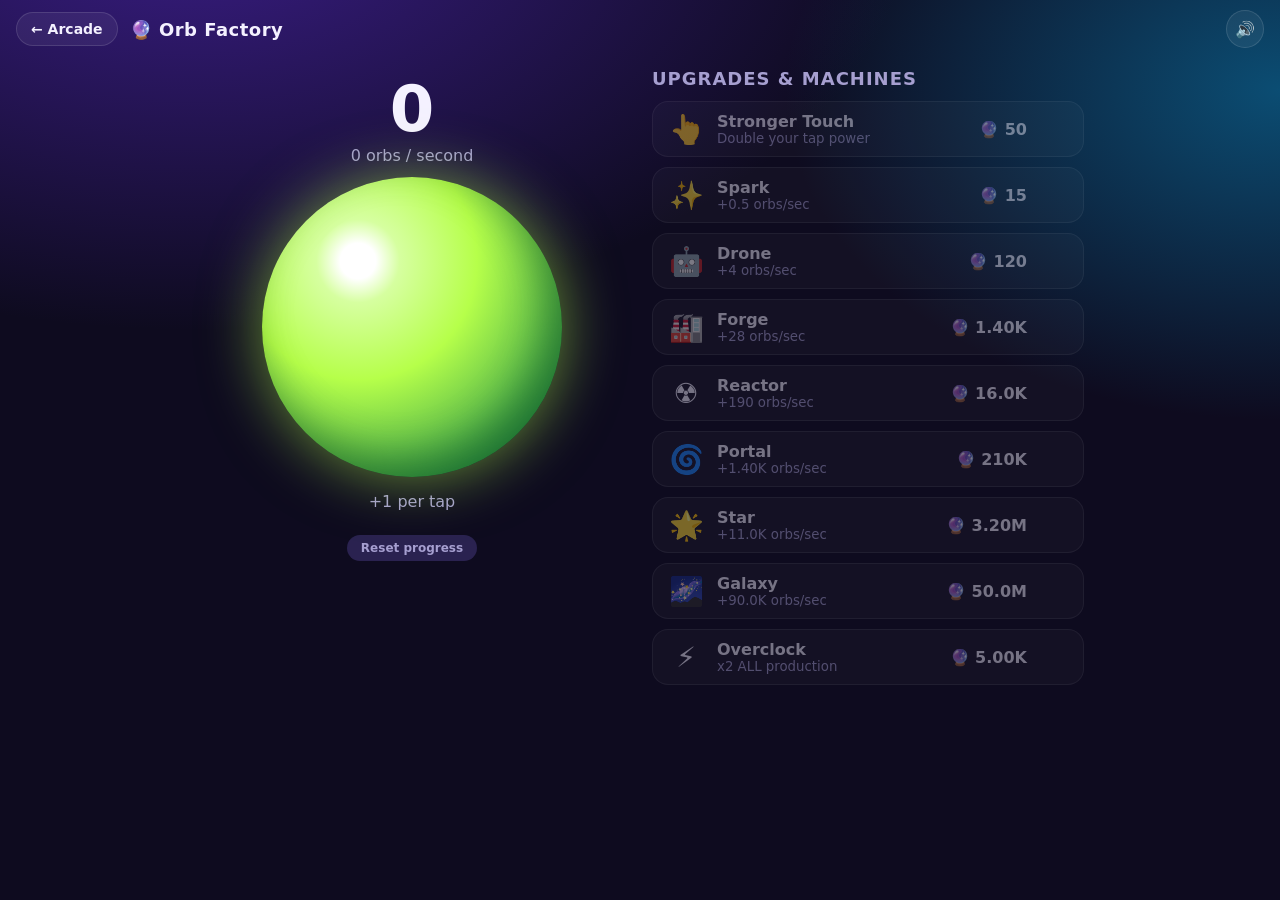
<file: games/factory.html>
<!doctype html>
<html lang="en">
<head>
<meta charset="utf-8">
<meta name="viewport" content="width=device-width, initial-scale=1, user-scalable=no">
<title>Orb Factory · ZING!</title>
<link rel="stylesheet" href="../css/style.css">
<style>
  body { overflow-x: hidden; user-select: none; }
  .layout { max-width: 920px; margin: 0 auto; padding: 4px 16px 40px; display: grid; grid-template-columns: 1fr 1fr; gap: 24px; }
  @media (max-width: 720px) { .layout { grid-template-columns: 1fr; } }
  .left { text-align: center; position: relative; }
  .count { font-size: clamp(38px, 9vw, 64px); font-weight: 900; margin: 10px 0 0; font-variant-numeric: tabular-nums; }
  .rate { color: var(--muted); margin: 0 0 8px; }
  .orbwrap { position: relative; width: min(300px, 70vw); aspect-ratio: 1; margin: 12px auto; }
  #orb {
    width: 100%; height: 100%; border-radius: 50%; border: 0; position: relative;
    background: radial-gradient(circle at 32% 28%, #fff 0 6%, #d6ffa0 14%, var(--lime) 40%, #3ea64b 78%, #1e6b36 100%);
    box-shadow: 0 0 60px rgba(182,255,74,.55), inset -14px -18px 40px rgba(0,60,20,.45);
    transition: transform .07s; animation: idle 3s ease-in-out infinite;
  }
  #orb:active, #orb.hit { transform: scale(.9); }
  @keyframes idle { 50% { transform: scale(1.03); box-shadow: 0 0 90px rgba(182,255,74,.75), inset -14px -18px 40px rgba(0,60,20,.45); } }
  .float { position: absolute; font-weight: 900; font-size: 22px; color: #fff; pointer-events: none; text-shadow: 0 2px 6px rgba(0,0,0,.5); animation: up .9s ease-out forwards; z-index: 5; }
  @keyframes up { to { transform: translateY(-90px); opacity: 0; } }
  .ripple { position: absolute; border-radius: 50%; border: 3px solid rgba(182,255,74,.8); pointer-events: none; animation: rip .6s ease-out forwards; }
  @keyframes rip { from { transform: scale(.6); opacity: 1; } to { transform: scale(1.6); opacity: 0; } }
  .shop h2 { margin: 6px 0 12px; font-size: 18px; letter-spacing: 1px; text-transform: uppercase; color: var(--muted); }
  .item {
    width: 100%; display: flex; align-items: center; gap: 12px; text-align: left; margin-bottom: 10px;
    padding: 10px 14px; border-radius: 16px; border: 1px solid var(--line); background: var(--card);
    transition: transform .08s, background .15s, opacity .15s;
  }
  .item:not(:disabled):hover { background: rgba(255,255,255,.12); }
  .item:not(:disabled):active { transform: scale(.97); }
  .item:disabled { opacity: .45; cursor: not-allowed; }
  .item.afford { border-color: var(--lime); box-shadow: 0 0 18px -6px var(--lime); }
  .item .ic { font-size: 28px; width: 38px; text-align: center; }
  .item .nm { font-weight: 800; }
  .item small { display: block; color: var(--muted); }
  .item .cost { margin-left: auto; text-align: right; font-weight: 800; font-variant-numeric: tabular-nums; }
  .item .own { font-size: 22px; font-weight: 900; color: var(--yellow); min-width: 30px; text-align: right; }
</style>
</head>
<body>
<div class="bar">
  <a class="back" href="../index.html">← Arcade</a>
  <h1>🔮 Orb Factory</h1>
  <button class="icon-btn" id="mute"></button>
</div>

<div class="layout">
  <section class="left">
    <div class="count" id="count">0</div>
    <div class="rate" id="rate">0 orbs / second</div>
    <div class="orbwrap" id="orbwrap"><button id="orb" aria-label="Tap the orb"></button></div>
    <p class="rate" id="click">+1 per tap</p>
    <button class="btn" id="reset" style="background:#2a2250;color:var(--muted);font-size:12px;padding:6px 14px;box-shadow:none">Reset progress</button>
  </section>
  <section class="shop">
    <h2>Upgrades &amp; machines</h2>
    <div id="shop"></div>
  </section>
</div>

<script src="../js/common.js"></script>
<script>
(() => {
  const $ = id => document.getElementById(id);
  const KEY = 'zing:factory:save';
  const GENS = [
    { id: 'spark',   ic: '✨', name: 'Spark',   base: 15,      rate: 0.5 },
    { id: 'drone',   ic: '🤖', name: 'Drone',   base: 120,     rate: 4 },
    { id: 'forge',   ic: '🏭', name: 'Forge',   base: 1400,    rate: 28 },
    { id: 'reactor', ic: '☢️', name: 'Reactor', base: 16000,   rate: 190 },
    { id: 'portal',  ic: '🌀', name: 'Portal',  base: 210000,  rate: 1400 },
    { id: 'star',    ic: '🌟', name: 'Star',    base: 3.2e6,   rate: 11000 },
    { id: 'galaxy',  ic: '🌌', name: 'Galaxy',  base: 5e7,     rate: 90000 },
  ];
  let S = { orbs: 0, total: 0, own: {}, tap: 1, tapLvl: 0, mult: 1, t: Date.now() };
  try { const s = JSON.parse(localStorage.getItem(KEY)); if (s) S = Object.assign(S, s); } catch (e) {}

  const gcost = g => Math.ceil(g.base * Math.pow(1.15, S.own[g.id] || 0));
  const tapCost = () => Math.ceil(50 * Math.pow(2.6, S.tapLvl));
  const multCost = () => Math.ceil(5000 * Math.pow(6, Math.round(Math.log2(S.mult))));
  const cps = () => GENS.reduce((a, g) => a + (S.own[g.id] || 0) * g.rate, 0) * S.mult;

  // offline progress (capped at 8h)
  const away = Math.min((Date.now() - S.t) / 1000, 8 * 3600);
  if (away > 30 && cps() > 0) {
    const gain = cps() * away; S.orbs += gain; S.total += gain;
    setTimeout(() => toast(`Welcome back! Your factory made ${Arcade.fmt(gain)} orbs while you were away.`), 400);
  }

  function toast(msg) {
    const d = document.createElement('div');
    d.textContent = msg;
    d.style.cssText = 'position:fixed;left:50%;bottom:24px;transform:translateX(-50%);background:#2a1f66;border:1px solid var(--lime);padding:10px 18px;border-radius:14px;z-index:30;max-width:90vw;text-align:center;font-weight:700';
    document.body.appendChild(d); setTimeout(() => d.remove(), 4500);
  }

  // ---- shop ----
  const rows = [];
  function item(ic, name, desc, costFn, buy, ownFn) {
    const b = document.createElement('button'); b.className = 'item';
    b.innerHTML = `<span class="ic">${ic}</span><span><span class="nm">${name}</span><small>${desc}</small></span><span class="cost"></span><span class="own"></span>`;
    b.onclick = () => { const c = costFn(); if (S.orbs >= c) { S.orbs -= c; buy(); Arcade.note(5 + Math.min(ownFn(), 9), .25, 'triangle', .18); Arcade.note(10, .1, 'sine', .08); render(true); } };
    $('shop').appendChild(b);
    rows.push({ b, costFn, ownFn, cost: b.querySelector('.cost'), own: b.querySelector('.own') });
  }
  item('👆', 'Stronger Touch', 'Double your tap power', tapCost, () => { S.tapLvl++; S.tap *= 2; }, () => S.tapLvl);
  GENS.forEach(g => item(g.ic, g.name, `+${Arcade.fmt(g.rate)} orbs/sec`, () => gcost(g), () => { S.own[g.id] = (S.own[g.id] || 0) + 1; }, () => S.own[g.id] || 0));
  item('⚡', 'Overclock', 'x2 ALL production', multCost, () => { S.mult *= 2; }, () => Math.round(Math.log2(S.mult)));

  function render(force) {
    $('count').textContent = Arcade.fmt(S.orbs);
    $('rate').textContent = Arcade.fmt(cps()) + ' orbs / second';
    $('click').textContent = '+' + Arcade.fmt(S.tap) + ' per tap';
    for (const r of rows) {
      const c = r.costFn(), ok = S.orbs >= c;
      r.cost.textContent = '🔮 ' + Arcade.fmt(c);
      r.own.textContent = r.ownFn() || '';
      r.b.disabled = !ok; r.b.classList.toggle('afford', ok);
    }
  }

  // ---- tapping ----
  const orb = $('orb'), wrap = $('orbwrap');
  let combo = 0, lastTap = 0;
  orb.addEventListener('pointerdown', e => {
    S.orbs += S.tap; S.total += S.tap;
    const now = performance.now(); combo = now - lastTap < 400 ? combo + 1 : 0; lastTap = now;
    Arcade.pop(1 + Math.min(combo, 10) * .06);
    const rect = wrap.getBoundingClientRect();
    const f = document.createElement('div'); f.className = 'float'; f.textContent = '+' + Arcade.fmt(S.tap);
    f.style.left = (e.clientX - rect.left - 14 + (Math.random() - .5) * 40) + 'px'; f.style.top = (e.clientY - rect.top - 20) + 'px';
    wrap.appendChild(f); setTimeout(() => f.remove(), 900);
    const rp = document.createElement('div'); rp.className = 'ripple';
    rp.style.cssText = `inset:0;`; wrap.appendChild(rp); setTimeout(() => rp.remove(), 600);
    orb.classList.add('hit'); setTimeout(() => orb.classList.remove('hit'), 70);
    render();
  });

  // ---- loop + save ----
  let last = performance.now(), sinceSave = 0, sinceRender = 0;
  (function loop(now) {
    const dt = (now - last) / 1000; last = now;
    const g = cps() * dt; S.orbs += g; S.total += g;
    sinceRender += dt; sinceSave += dt;
    if (sinceRender > .1) { render(); sinceRender = 0; }
    if (sinceSave > 3) save();
    requestAnimationFrame(loop);
  })(last);
  function save() { sinceSave = 0; S.t = Date.now(); try { localStorage.setItem(KEY, JSON.stringify(S)); localStorage.setItem('zing:best:factory', String(Math.floor(S.total))); } catch (e) {} }
  addEventListener('beforeunload', save);
  document.addEventListener('visibilitychange', () => { if (document.hidden) save(); });

  $('reset').onclick = () => { if (confirm('Reset all progress?')) { try { localStorage.removeItem(KEY); } catch (e) {} S = { orbs: 0, total: 0, own: {}, tap: 1, tapLvl: 0, mult: 1, t: Date.now() }; render(); } };
  render();
})();
</script>
</body>
</html>
</file>
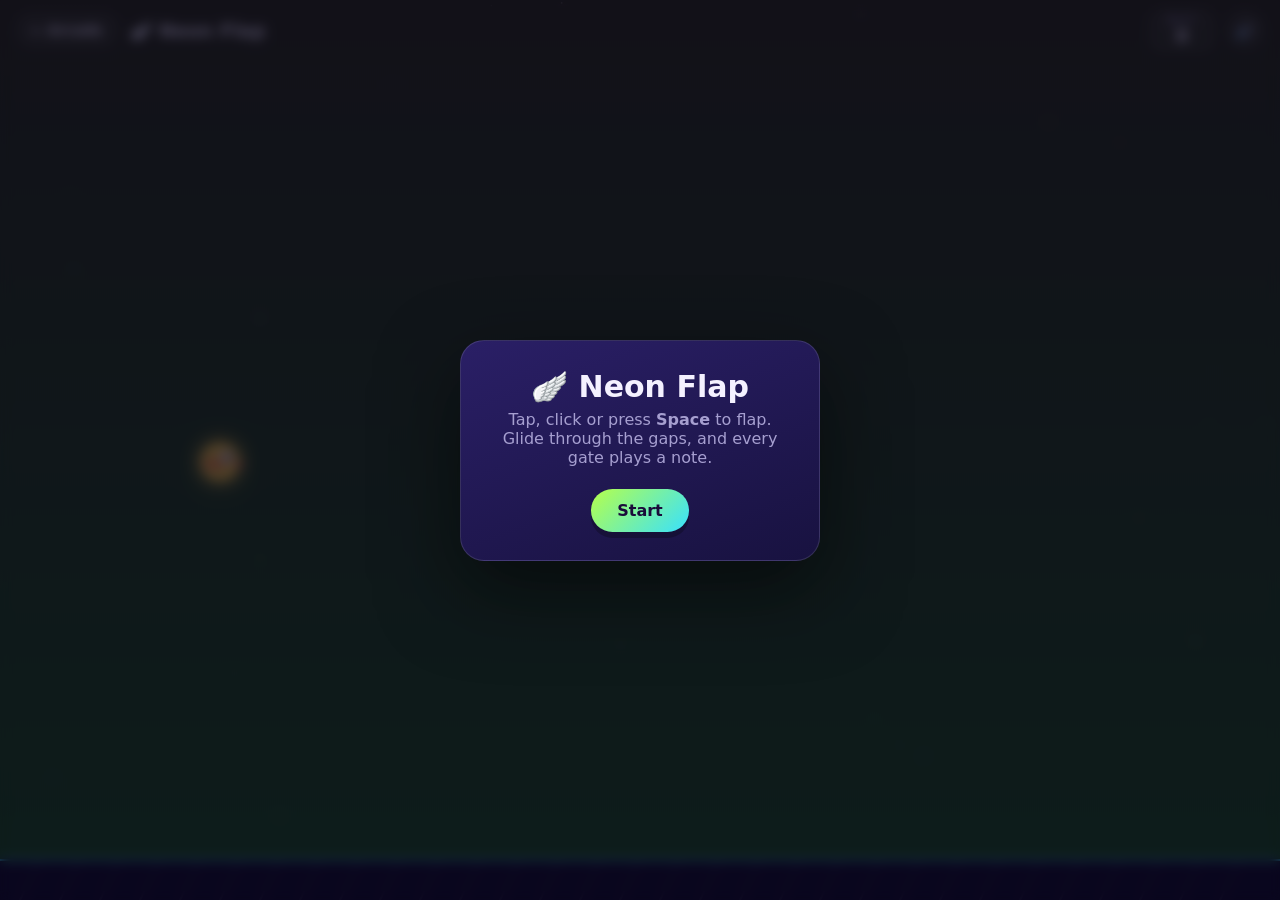
<file: games/flap.html>
<!doctype html>
<html lang="en">
<head>
<meta charset="utf-8">
<meta name="viewport" content="width=device-width, initial-scale=1, user-scalable=no">
<title>Neon Flap · ZING!</title>
<link rel="stylesheet" href="../css/style.css">
<style>
  body { overflow: hidden; height: 100vh; user-select: none; }
  #c { position: fixed; inset: 0; width: 100%; height: 100%; touch-action: none; }
  .bar { pointer-events: none; } .bar > * { pointer-events: auto; }
  #big { position: fixed; left: 0; right: 0; top: 18%; text-align: center; font-size: 84px; font-weight: 900; pointer-events: none; color: #fff; text-shadow: 0 6px 0 rgba(0,0,0,.25), 0 0 40px rgba(56,225,255,.6); z-index: 3; }
</style>
</head>
<body>
<canvas id="c"></canvas>
<div class="bar">
  <a class="back" href="../index.html">← Arcade</a>
  <h1>🪽 Neon Flap</h1>
  <div class="stat"><small>Best</small><b id="best">0</b></div>
  <button class="icon-btn" id="mute"></button>
</div>
<div id="big"></div>

<div class="overlay show" id="start">
  <div class="panel">
    <h2>🪽 Neon Flap</h2>
    <p>Tap, click or press <b>Space</b> to flap. Glide through the gaps, and every gate plays a note.</p>
    <button class="btn" id="go">Start</button>
  </div>
</div>
<div class="overlay" id="end">
  <div class="panel">
    <h2>Crash!</h2>
    <div class="big" id="final">0</div>
    <p id="endmsg"></p>
    <button class="btn" id="again">Play again</button>
  </div>
</div>

<script src="../js/common.js"></script>
<script>
(() => {
  const $ = id => document.getElementById(id);
  const cv = $('c'), ctx = cv.getContext('2d');
  let W, H, dpr, S;
  function resize() { dpr = Math.min(devicePixelRatio || 1, 2); W = innerWidth; H = innerHeight; cv.width = W * dpr; cv.height = H * dpr; ctx.setTransform(dpr, 0, 0, dpr, 0, 0); S = Math.min(1.3, Math.max(.7, H / 700)); }
  resize(); addEventListener('resize', resize);
  $('best').textContent = Arcade.best('flap');

  let bird, pipes = [], parts = [], stars, state = 'idle', score = 0, nextPipe = 0, bg = 0, hue = 190, dist = 0, flash = 0;
  const GRAV = () => 1500 * S, FLAP = () => -460 * S, SPEED = () => (200 + Math.min(score * 4, 120)) * S;
  const GAP = () => Math.max(150, 185 * S), PW = () => 70 * S;

  stars = Array.from({ length: 50 }, () => ({ x: Math.random(), y: Math.random(), s: .5 + Math.random() * 1.5, v: .1 + Math.random() * .3 }));

  function reset() {
    bird = { x: Math.min(W * .28, 220), y: H / 2, vy: 0, r: 15 * S, rot: 0 };
    pipes = []; parts = []; score = 0; nextPipe = W * .8; dist = 0; flash = 0; hue = 190;
    $('big').textContent = 0; state = 'play'; flap();
  }
  function flap() {
    if (state !== 'play') return;
    bird.vy = FLAP();
    Arcade.tone(420, .08, 'sine', .08, 700);
    for (let i = 0; i < 5; i++) parts.push({ x: bird.x - 8, y: bird.y + 6, vx: -60 - Math.random() * 80, vy: 40 + Math.random() * 80, t: 0 });
  }
  function addPipe() {
    const gap = GAP(), min = 110 + gap / 2, max = H - 90 - gap / 2;
    pipes.push({ x: W + 40, c: min + Math.random() * Math.max(10, max - min), scored: false, w: PW() });
  }

  function die() {
    state = 'over'; flash = 1;
    const nb = Arcade.setBest('flap', score); $('best').textContent = Arcade.best('flap');
    $('final').textContent = score;
    $('endmsg').innerHTML = nb && score ? '<span class="badge-new">NEW BEST!</span>' : 'Best: ' + Arcade.best('flap');
    Arcade.tone(240, .5, 'sawtooth', .13, 50);
    for (let i = 0; i < 24; i++) { const a = Math.random() * 6.28, s = 80 + Math.random() * 260; parts.push({ x: bird.x, y: bird.y, vx: Math.cos(a) * s, vy: Math.sin(a) * s, t: 0, hot: true }); }
    setTimeout(() => $('end').classList.add('show'), 650);
  }

  function update(dt) {
    bg += dt;
    if (state === 'play') {
      bird.vy += GRAV() * dt; bird.y += bird.vy * dt; bird.rot = Math.max(-.5, Math.min(1.1, bird.vy / (600 * S)));
      const sp = SPEED(); dist += sp * dt; nextPipe -= sp * dt;
      if (nextPipe <= 0) { addPipe(); nextPipe = Math.max(230, 300 * S) + Math.random() * 40; }
      const gap = GAP();
      for (const p of pipes) {
        p.x -= sp * dt;
        if (!p.scored && p.x + p.w < bird.x - bird.r) {
          p.scored = true; score++; $('big').textContent = score; hue = (190 + score * 14) % 360;
          Arcade.note((score - 1) % 15 + 2, .25, 'triangle', .18); Arcade.note((score - 1) % 15 + 7, .12, 'sine', .06);
        }
        // collision: circle vs two rects
        if (bird.x + bird.r > p.x && bird.x - bird.r < p.x + p.w) {
          const top = p.c - gap / 2, bot = p.c + gap / 2;
          if (bird.y - bird.r < top || bird.y + bird.r > bot) die();
        }
      }
      pipes = pipes.filter(p => p.x > -p.w - 20);
      if (bird.y + bird.r > H - 40 || bird.y - bird.r < 0) { if (state === 'play') die(); }
    } else if (state === 'over') { bird.vy += GRAV() * dt; bird.y = Math.min(bird.y + bird.vy * dt, H - 40 - bird.r); bird.rot = 1.2; }
    for (const p of parts) { p.t += dt; p.x += (p.vx - (state === 'play' ? SPEED() : 0)) * dt; p.y += p.vy * dt; if (p.hot) p.vy += 600 * dt; }
    parts = parts.filter(p => p.t < .6); flash = Math.max(0, flash - dt * 2.5);
  }

  function draw() {
    const g = ctx.createLinearGradient(0, 0, 0, H); g.addColorStop(0, `hsl(${(hue + 240) % 360} 55% 12%)`); g.addColorStop(1, `hsl(${(hue + 290) % 360} 60% 22%)`);
    ctx.fillStyle = g; ctx.fillRect(0, 0, W, H);
    for (const s of stars) { const x = ((s.x * W - bg * 30 * s.v * S) % W + W) % W; ctx.fillStyle = `rgba(255,255,255,${.25 + s.s * .2})`; ctx.fillRect(x, s.y * (H - 60), s.s, s.s); }
    // pipes
    const gap = GAP();
    for (const p of pipes) {
      const col = `hsl(${hue} 90% 60%)`;
      ctx.save(); ctx.shadowColor = col; ctx.shadowBlur = 18; ctx.fillStyle = col;
      const top = p.c - gap / 2, bot = p.c + gap / 2;
      ctx.fillRect(p.x, -10, p.w, top + 10); ctx.fillRect(p.x, bot, p.w, H - bot);
      ctx.restore();
      ctx.fillStyle = 'rgba(255,255,255,.28)'; ctx.fillRect(p.x + 6, -10, 6, top + 10); ctx.fillRect(p.x + 6, bot, 6, H - bot);
      ctx.fillStyle = `hsl(${hue} 90% 72%)`; ctx.fillRect(p.x - 6, top - 22, p.w + 12, 22); ctx.fillRect(p.x - 6, bot, p.w + 12, 22);
    }
    // ground
    ctx.fillStyle = '#0a0820'; ctx.fillRect(0, H - 40, W, 40);
    ctx.strokeStyle = `hsl(${hue} 90% 60%)`; ctx.lineWidth = 2; ctx.beginPath(); ctx.moveTo(0, H - 40); ctx.lineTo(W, H - 40); ctx.stroke();
    ctx.strokeStyle = 'rgba(255,255,255,.1)'; for (let x = -(dist % 40); x < W; x += 40) { ctx.beginPath(); ctx.moveTo(x, H - 40); ctx.lineTo(x - 20, H); ctx.stroke(); }
    for (const p of parts) { ctx.fillStyle = p.hot ? `rgba(255,120,160,${1 - p.t / .6})` : `rgba(255,255,255,${.5 * (1 - p.t / .6)})`; ctx.fillRect(p.x - 2, p.y - 2, 4, 4); }
    if (bird) {
      ctx.save(); ctx.translate(bird.x, bird.y); ctx.rotate(bird.rot);
      ctx.shadowColor = '#ffd23f'; ctx.shadowBlur = 20; ctx.fillStyle = '#ffd23f';
      ctx.beginPath(); ctx.arc(0, 0, bird.r, 0, 6.2832); ctx.fill(); ctx.shadowBlur = 0;
      const wy = Math.sin(bg * 18) * bird.r * .5; ctx.fillStyle = '#ff9a3d'; ctx.beginPath(); ctx.ellipse(-bird.r * .3, wy, bird.r * .55, bird.r * .32, 0, 0, 6.2832); ctx.fill();
      ctx.fillStyle = '#fff'; ctx.beginPath(); ctx.arc(bird.r * .35, -bird.r * .25, bird.r * .3, 0, 6.2832); ctx.fill();
      ctx.fillStyle = '#0a0820'; ctx.beginPath(); ctx.arc(bird.r * .45, -bird.r * .25, bird.r * .13, 0, 6.2832); ctx.fill();
      ctx.fillStyle = '#ff5a5a'; ctx.beginPath(); ctx.moveTo(bird.r * .8, 0); ctx.lineTo(bird.r * 1.35, bird.r * .1); ctx.lineTo(bird.r * .8, bird.r * .3); ctx.fill();
      ctx.restore();
    }
    if (flash > 0) { ctx.fillStyle = `rgba(255,255,255,${flash * .5})`; ctx.fillRect(0, 0, W, H); }
  }

  let last = performance.now();
  (function loop(now) {
    const dt = Math.min((now - last) / 1000, .033); last = now;
    if (bird && state !== 'idle') update(dt); else { bg += dt; if (bird) bird.y = H / 2 + Math.sin(bg * 3) * 12; }
    draw(); requestAnimationFrame(loop);
  })(last);

  cv.addEventListener('pointerdown', flap);
  addEventListener('keydown', e => {
    if (e.code === 'Space' || e.code === 'ArrowUp') { e.preventDefault(); if (state === 'play') flap(); else if ($('end').classList.contains('show')) begin(); }
  });
  function begin() { $('start').classList.remove('show'); $('end').classList.remove('show'); reset(); }
  $('go').onclick = begin; $('again').onclick = begin;
  bird = { x: Math.min(W * .28, 220), y: H / 2, vy: 0, r: 15 * S, rot: 0 }; pipes = []; parts = [];
})();
</script>
</body>
</html>
</file>
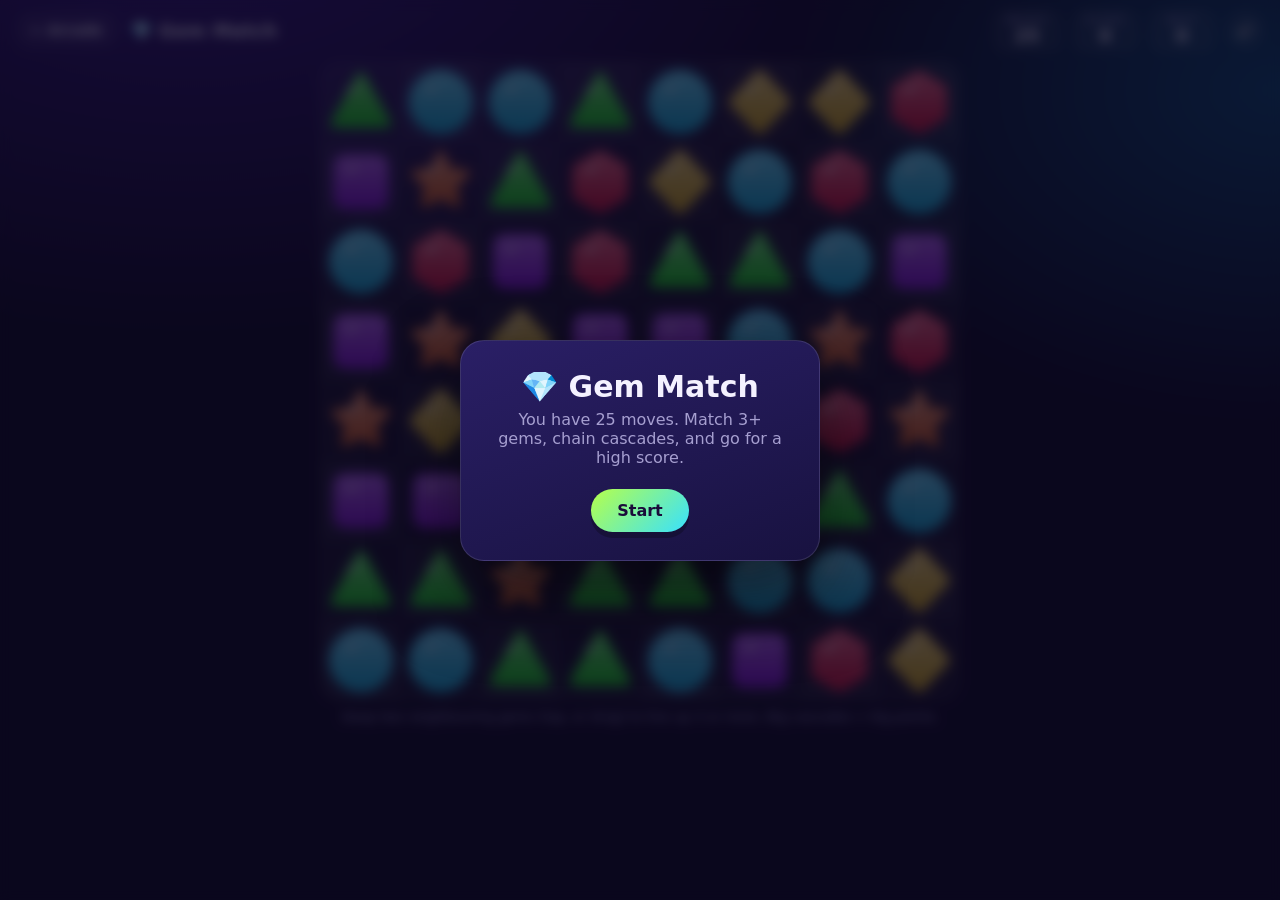
<file: games/gems.html>
<!doctype html>
<html lang="en">
<head>
<meta charset="utf-8">
<meta name="viewport" content="width=device-width, initial-scale=1, user-scalable=no">
<title>Gem Match · ZING!</title>
<link rel="stylesheet" href="../css/style.css">
<style>
  body { overflow: hidden; height: 100vh; user-select: none; touch-action: none; }
  .wrap { display: flex; justify-content: center; padding: 0 12px; }
  #c { border-radius: 20px; background: rgba(255,255,255,.05); border: 1px solid var(--line); touch-action: none; }
  .help { text-align: center; color: var(--muted); font-size: 13px; margin: 8px 0 0; }
  #say { position: fixed; left: 50%; top: 18%; transform: translateX(-50%); font-weight: 900; font-size: 38px; color: var(--yellow); pointer-events: none; opacity: 0; text-shadow: 0 4px 0 rgba(0,0,0,.3), 0 0 24px rgba(255,210,63,.7); z-index: 4; white-space: nowrap; }
  #say.bump { animation: sb 1s ease-out; }
  @keyframes sb { 0% { opacity: 0; transform: translateX(-50%) scale(.5); } 20% { opacity: 1; transform: translateX(-50%) scale(1.15); } 70% { opacity: 1; } 100% { opacity: 0; transform: translateX(-50%) translateY(-24px); } }
</style>
</head>
<body>
<div class="bar">
  <a class="back" href="../index.html">← Arcade</a>
  <h1>💎 Gem Match</h1>
  <div class="stat"><small>Moves</small><b id="moves">25</b></div>
  <div class="stat"><small>Score</small><b id="score">0</b></div>
  <div class="stat"><small>Best</small><b id="best">0</b></div>
  <button class="icon-btn" id="mute"></button>
</div>
<div class="wrap"><canvas id="c"></canvas></div>
<p class="help">Swap two neighbouring gems (tap, or drag) to line up 3 or more. Big cascades = big points.</p>
<div id="say"></div>

<div class="overlay show" id="start">
  <div class="panel">
    <h2>💎 Gem Match</h2>
    <p>You have 25 moves. Match 3+ gems, chain cascades, and go for a high score.</p>
    <button class="btn" id="go">Start</button>
  </div>
</div>
<div class="overlay" id="end">
  <div class="panel">
    <h2>Out of moves!</h2>
    <div class="big" id="final">0</div>
    <p id="endmsg"></p>
    <button class="btn" id="again">Play again</button>
  </div>
</div>

<script src="../js/common.js"></script>
<script>
(() => {
  const $ = id => document.getElementById(id);
  const cv = $('c'), ctx = cv.getContext('2d');
  const N = 8, TYPES = 6, MOVES = 25;
  const HUE = [350, 190, 120, 48, 275, 22];
  let cs, dpr, size, grid, parts = [], texts = [], busy = false, sel = null, score = 0, moves = MOVES, state = 'idle', hint = 0;
  $('best').textContent = Arcade.best('gems');

  function resize() {
    dpr = Math.min(devicePixelRatio || 1, 2);
    size = Math.floor(Math.min(innerWidth - 24, innerHeight - 150, 640) / N) * N; size = Math.max(size, 240); cs = size / N;
    cv.style.width = size + 'px'; cv.style.height = size + 'px'; cv.width = size * dpr; cv.height = size * dpr; ctx.setTransform(dpr, 0, 0, dpr, 0, 0);
  }
  resize(); addEventListener('resize', resize);

  const sleep = ms => new Promise(r => setTimeout(r, ms));
  // tween helper driven by the draw loop's clock
  function tween(ms, fn) { return new Promise(res => { const t0 = performance.now(); (function f(now) { const k = Math.min(1, (now - t0) / ms); fn(k); k < 1 ? requestAnimationFrame(f) : res(); })(t0); }); }
  const ease = k => 1 - Math.pow(1 - k, 3);

  const gem = (r, c, t) => ({ t, r, c, x: c * cs, y: r * cs, s: 1, a: 1 });
  const rnd = () => (Math.random() * TYPES) | 0;

  function findMatches(g = grid) {
    const hit = new Set();
    for (let r = 0; r < N; r++) for (let c = 0; c < N; c++) {
      const t = g[r][c] && g[r][c].t; if (t == null) continue;
      if (c < N - 2 && g[r][c + 1] && g[r][c + 2] && g[r][c + 1].t === t && g[r][c + 2].t === t) { let k = c; while (k < N && g[r][k] && g[r][k].t === t) hit.add(r * N + k++); }
      if (r < N - 2 && g[r + 1][c] && g[r + 2][c] && g[r + 1][c].t === t && g[r + 2][c].t === t) { let k = r; while (k < N && g[k][c] && g[k][c].t === t) hit.add(k++ * N + c); }
    }
    return hit;
  }
  function hasMove() {
    const tg = grid.map(row => row.map(x => ({ t: x.t })));
    for (let r = 0; r < N; r++) for (let c = 0; c < N; c++) for (const [dr, dc] of [[0, 1], [1, 0]]) {
      const r2 = r + dr, c2 = c + dc; if (r2 >= N || c2 >= N) continue;
      [tg[r][c], tg[r2][c2]] = [tg[r2][c2], tg[r][c]];
      const m = findMatches(tg); [tg[r][c], tg[r2][c2]] = [tg[r2][c2], tg[r][c]];
      if (m.size) return true;
    }
    return false;
  }
  function fresh() {
    do {
      grid = Array.from({ length: N }, (_, r) => Array.from({ length: N }, (_, c) => gem(r, c, rnd())));
      // remove initial matches
      let tries = 0; while (findMatches().size && tries++ < 50) for (const i of findMatches()) { const r = (i / N) | 0, c = i % N; grid[r][c].t = rnd(); }
    } while (findMatches().size || !hasMove());
  }

  async function swap(a, b, back) {
    const A = grid[a.r][a.c], B = grid[b.r][b.c];
    const ax = A.x, ay = A.y, bx = B.x, by = B.y;
    await tween(130, k => { const e = ease(k); A.x = ax + (bx - ax) * e; A.y = ay + (by - ay) * e; B.x = bx + (ax - bx) * e; B.y = by + (ay - by) * e; });
    grid[a.r][a.c] = B; grid[b.r][b.c] = A; A.r = b.r; A.c = b.c; B.r = a.r; B.c = a.c;
    A.x = A.c * cs; A.y = A.r * cs; B.x = B.c * cs; B.y = B.r * cs;
  }

  async function resolve() {
    let chain = 0;
    for (;;) {
      const m = findMatches(); if (!m.size) break;
      chain++;
      const gems = [...m].map(i => grid[(i / N) | 0][i % N]);
      const pts = gems.length * 10 * chain + (gems.length > 3 ? (gems.length - 3) * 20 : 0); score += pts; $('score').textContent = score;
      Arcade.note(chain * 2 + 1, .25, 'triangle', .18); Arcade.note(chain * 2 + 4, .2, 'sine', .08); Arcade.pop(1 + chain * .08);
      let cx = 0, cy = 0;
      for (const g of gems) {
        cx += g.x + cs / 2; cy += g.y + cs / 2;
        for (let k = 0; k < 8; k++) { const a = Math.random() * 6.28, s = 60 + Math.random() * 200; parts.push({ x: g.x + cs / 2, y: g.y + cs / 2, vx: Math.cos(a) * s, vy: Math.sin(a) * s, t: 0, hue: HUE[g.t] }); }
      }
      texts.push({ x: cx / gems.length, y: cy / gems.length, s: '+' + pts, t: 0 });
      if (chain >= 2) say(['', '', 'Nice!', 'Great!', 'Awesome!', 'INCREDIBLE!'][Math.min(chain, 5)] + ' x' + chain);
      await tween(200, k => { for (const g of gems) { g.s = 1 - ease(k); g.a = 1 - k; } });
      for (const g of gems) grid[g.r][g.c] = null;
      // gravity
      const moves = [];
      for (let c = 0; c < N; c++) {
        let empty = 0;
        for (let r = N - 1; r >= 0; r--) { if (!grid[r][c]) empty++; else if (empty) { const g = grid[r][c]; grid[r + empty][c] = g; grid[r][c] = null; g.r = r + empty; moves.push(g); } }
        for (let k = 0; k < empty; k++) { const g = gem(empty - 1 - k, c, rnd()); g.y = -(k + 1) * cs; grid[empty - 1 - k][c] = g; moves.push(g); }
      }
      const from = moves.map(g => g.y);
      await tween(300, k => { const e = k * k * (3 - 2 * k); moves.forEach((g, i) => { g.y = from[i] + (g.r * cs - from[i]) * e; }); });
      moves.forEach(g => { g.y = g.r * cs; });
      Arcade.tone(180, .06, 'sine', .05, 120);
    }
    return chain;
  }

  function say(t) { const s = $('say'); s.textContent = t; s.classList.remove('bump'); void s.offsetWidth; s.classList.add('bump'); }

  async function attempt(a, b) {
    if (busy || state !== 'play') return; busy = true; sel = null;
    await swap(a, b);
    if (!findMatches().size) { Arcade.tone(200, .12, 'square', .08, 120); await swap(b, a); busy = false; return; }
    moves--; $('moves').textContent = moves;
    await resolve();
    if (!hasMove()) { say('Shuffle!'); for (;;) { const flat = grid.flat(); for (let i = flat.length - 1; i > 0; i--) { const j = (Math.random() * (i + 1)) | 0;[flat[i].t, flat[j].t] = [flat[j].t, flat[i].t]; } if (!findMatches().size && hasMove()) break; } Arcade.chord([0, 3, 5], .3); }
    busy = false;
    if (moves <= 0) finish();
  }

  function finish() {
    state = 'over';
    const nb = Arcade.setBest('gems', score); $('best').textContent = Arcade.best('gems');
    $('final').textContent = score; $('endmsg').innerHTML = nb && score ? '<span class="badge-new">NEW BEST!</span>' : 'Best: ' + Arcade.best('gems');
    Arcade.chord(nb ? [4, 7, 9, 12] : [2, 4, 7], .6);
    setTimeout(() => $('end').classList.add('show'), 500);
  }

  // input
  const cell = e => { const r = cv.getBoundingClientRect(); return { r: Math.min(N - 1, Math.max(0, Math.floor((e.clientY - r.top) / cs))), c: Math.min(N - 1, Math.max(0, Math.floor((e.clientX - r.left) / cs))) }; };
  let dragStart = null;
  cv.addEventListener('pointerdown', e => {
    if (busy || state !== 'play') return;
    const p = cell(e); dragStart = { x: e.clientX, y: e.clientY, p };
    if (sel && Math.abs(sel.r - p.r) + Math.abs(sel.c - p.c) === 1) { const a = sel; dragStart = null; attempt(a, p); }
    else sel = p;
    Arcade.note(2, .06, 'sine', .08);
  });
  cv.addEventListener('pointermove', e => {
    if (!dragStart || busy) return;
    const dx = e.clientX - dragStart.x, dy = e.clientY - dragStart.y;
    if (Math.max(Math.abs(dx), Math.abs(dy)) < cs * .35) return;
    const p = dragStart.p; const q = Math.abs(dx) > Math.abs(dy) ? { r: p.r, c: p.c + (dx > 0 ? 1 : -1) } : { r: p.r + (dy > 0 ? 1 : -1), c: p.c };
    dragStart = null;
    if (q.r >= 0 && q.r < N && q.c >= 0 && q.c < N) attempt(p, q);
  });
  addEventListener('pointerup', () => { dragStart = null; });

  // drawing
  function drawGem(g) {
    const cx = g.x + cs / 2, cy = g.y + cs / 2, r = cs * .38 * g.s, h = HUE[g.t];
    if (r <= 0.5) return;
    ctx.save(); ctx.globalAlpha = Math.max(0, g.a); ctx.translate(cx, cy);
    const grad = ctx.createLinearGradient(0, -r, 0, r); grad.addColorStop(0, `hsl(${h} 95% 72%)`); grad.addColorStop(1, `hsl(${h} 85% 46%)`);
    ctx.fillStyle = grad; ctx.shadowColor = `hsl(${h} 100% 60%)`; ctx.shadowBlur = 10; ctx.beginPath();
    switch (g.t) {
      case 0: for (let i = 0; i < 6; i++) { const a = i * Math.PI / 3 - Math.PI / 2; ctx.lineTo(Math.cos(a) * r, Math.sin(a) * r); } break;       // hexagon
      case 1: ctx.arc(0, 0, r, 0, 6.2832); break;                                                                                                   // circle
      case 2: ctx.moveTo(0, -r); ctx.lineTo(r, r * .8); ctx.lineTo(-r, r * .8); break;                                                              // triangle
      case 3: ctx.moveTo(0, -r * 1.05); ctx.lineTo(r, 0); ctx.lineTo(0, r * 1.05); ctx.lineTo(-r, 0); break;                                        // diamond
      case 4: ctx.roundRect ? ctx.roundRect(-r * .85, -r * .85, r * 1.7, r * 1.7, r * .3) : ctx.rect(-r * .85, -r * .85, r * 1.7, r * 1.7); break;  // rounded square
      default: for (let i = 0; i < 10; i++) { const a = i * Math.PI / 5 - Math.PI / 2, rr = i % 2 ? r * .5 : r * 1.05; ctx.lineTo(Math.cos(a) * rr, Math.sin(a) * rr); }       // star
    }
    ctx.closePath(); ctx.fill(); ctx.shadowBlur = 0;
    ctx.fillStyle = 'rgba(255,255,255,.35)'; ctx.beginPath(); ctx.ellipse(-r * .3, -r * .4, r * .22, r * .12, -.6, 0, 6.2832); ctx.fill();
    ctx.restore();
  }
  function draw() {
    ctx.clearRect(0, 0, size, size);
    for (let r = 0; r < N; r++) for (let c = 0; c < N; c++) { if ((r + c) % 2) { ctx.fillStyle = 'rgba(255,255,255,.04)'; ctx.fillRect(c * cs, r * cs, cs, cs); } }
    if (grid) for (let r = 0; r < N; r++) for (let c = 0; c < N; c++) if (grid[r][c]) drawGem(grid[r][c]);
    if (sel && !busy) { ctx.strokeStyle = '#fff'; ctx.lineWidth = 3; ctx.setLineDash([6, 5]); ctx.strokeRect(sel.c * cs + 4, sel.r * cs + 4, cs - 8, cs - 8); ctx.setLineDash([]); }
    for (const p of parts) { ctx.fillStyle = `hsla(${p.hue},95%,72%,${Math.max(0, 1 - p.t / .6)})`; ctx.fillRect(p.x - 2, p.y - 2, 4, 4); }
    ctx.textAlign = 'center'; ctx.font = '800 20px "Trebuchet MS", sans-serif';
    for (const t of texts) { ctx.fillStyle = `rgba(255,255,255,${1 - t.t / .9})`; ctx.fillText(t.s, t.x, t.y - t.t * 40); }
  }
  let last = performance.now();
  (function loop(now) {
    const dt = Math.min((now - last) / 1000, .05); last = now;
    for (const p of parts) { p.t += dt; p.x += p.vx * dt; p.y += p.vy * dt; p.vy += 500 * dt; }
    parts = parts.filter(p => p.t < .6); for (const t of texts) t.t += dt; texts = texts.filter(t => t.t < .9);
    draw(); requestAnimationFrame(loop);
  })(last);

  function begin() { score = 0; moves = MOVES; $('score').textContent = 0; $('moves').textContent = MOVES; parts = []; texts = []; sel = null; busy = false; fresh(); state = 'play'; $('start').classList.remove('show'); $('end').classList.remove('show'); Arcade.chord([0, 2, 4], .3); }
  $('go').onclick = begin; $('again').onclick = begin;
  fresh();
})();
</script>
</body>
</html>
</file>
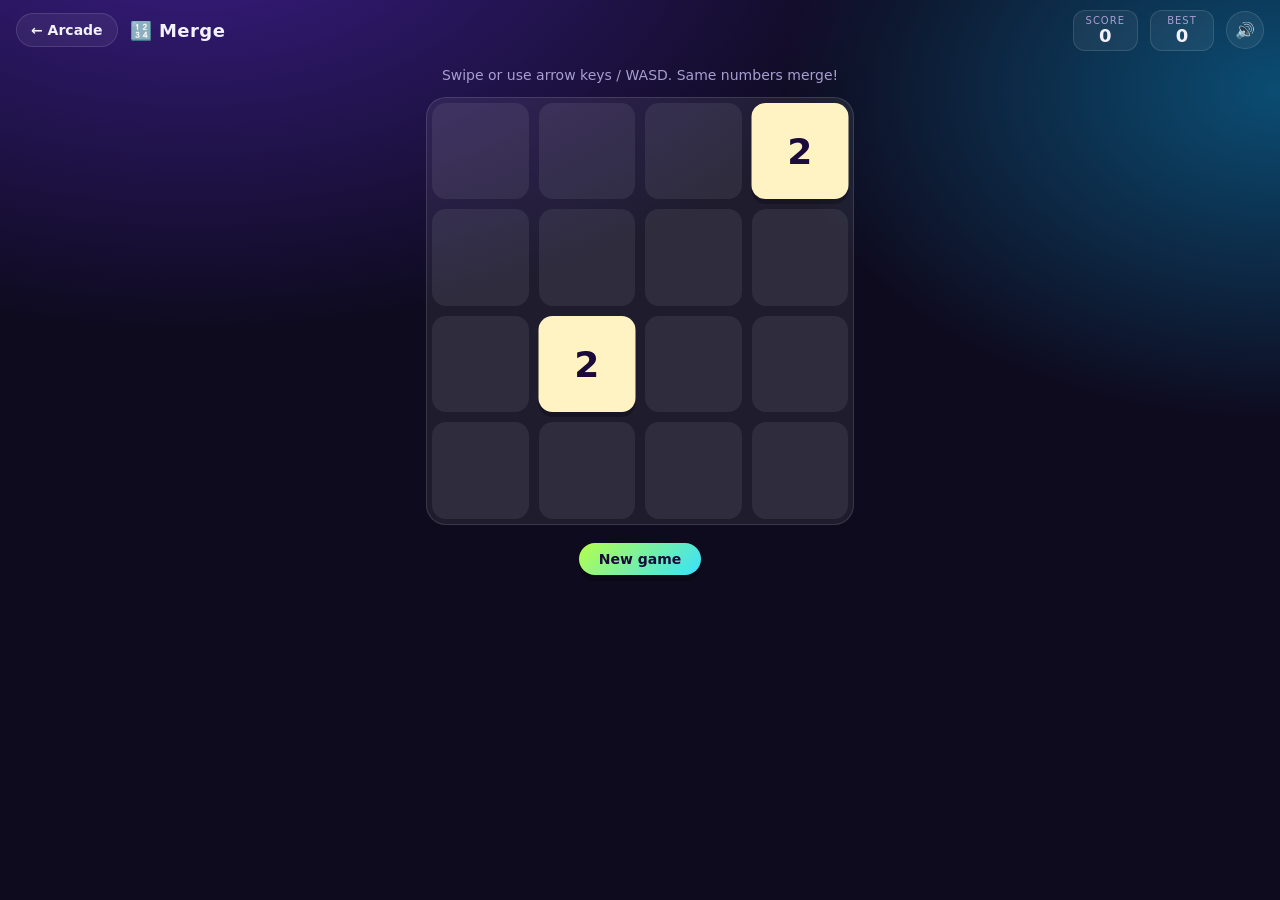
<file: games/merge.html>
<!doctype html>
<html lang="en">
<head>
<meta charset="utf-8">
<meta name="viewport" content="width=device-width, initial-scale=1, user-scalable=no">
<title>Merge · ZING!</title>
<link rel="stylesheet" href="../css/style.css">
<style>
  body { overflow-x: hidden; user-select: none; touch-action: none; }
  .wrap { max-width: 460px; margin: 6px auto 0; padding: 0 16px; }
  .help { text-align: center; color: var(--muted); margin: 0 0 14px; font-size: 14px; }
  #board {
    position: relative; width: 100%; aspect-ratio: 1; background: rgba(255,255,255,.07);
    border-radius: 20px; border: 1px solid var(--line); padding: 0; touch-action: none;
  }
  .cell { position: absolute; width: 25%; height: 25%; }
  .cell::after, .tile i { content: ""; position: absolute; inset: 5px; border-radius: 14px; }
  .cell::after { background: rgba(255,255,255,.07); }
  .tile { position: absolute; width: 25%; height: 25%; transition: transform .12s ease-out; z-index: 2; }
  .tile i {
    display: flex; align-items: center; justify-content: center; font-style: normal; font-weight: 900;
    font-size: clamp(22px, 7vw, 36px); color: #1a0b3a; box-shadow: 0 5px 0 rgba(0,0,0,.25);
    animation: appear .18s ease-out;
  }
  .tile.merged i { animation: pulse .2s ease-out; }
  .tile.big i { font-size: clamp(18px, 5.5vw, 28px); }
  .tile.huge i { font-size: clamp(14px, 4.4vw, 22px); }
  @keyframes appear { from { transform: scale(.2); opacity: 0; } to { transform: scale(1); opacity: 1; } }
  @keyframes pulse { 0% { transform: scale(1); } 50% { transform: scale(1.28); } 100% { transform: scale(1); } }
  .row { display: flex; justify-content: center; margin-top: 18px; }
  .btn.small { margin: 0; padding: 8px 20px; font-size: 14px; }
</style>
</head>
<body>
<div class="bar">
  <a class="back" href="../index.html">← Arcade</a>
  <h1>🔢 Merge</h1>
  <div class="stat"><small>Score</small><b id="score">0</b></div>
  <div class="stat"><small>Best</small><b id="best">0</b></div>
  <button class="icon-btn" id="mute"></button>
</div>
<div class="wrap">
  <p class="help">Swipe or use arrow keys / WASD. Same numbers merge!</p>
  <div id="board"></div>
  <div class="row"><button class="btn small" id="new">New game</button></div>
</div>

<div class="overlay" id="end">
  <div class="panel">
    <h2 id="endtitle">No moves left</h2>
    <div class="big" id="final">0</div>
    <p id="endmsg"></p>
    <button class="btn" id="again">Play again</button>
  </div>
</div>

<script src="../js/common.js"></script>
<script>
(() => {
  const $ = id => document.getElementById(id);
  const board = $('board');
  const N = 4;
  const PAL = {
    2: '#fff3c4', 4: '#ffe08a', 8: '#ffb066', 16: '#ff8a5c', 32: '#ff6b81', 64: '#ff4fa3',
    128: '#d86bff', 256: '#a78bff', 512: '#6c8cff', 1024: '#38e1ff', 2048: '#b6ff4a'
  };
  let grid, score, nextId, els, over, won;
  $('best').textContent = Arcade.best('merge');

  for (let r = 0; r < N; r++) for (let c = 0; c < N; c++) {
    const d = document.createElement('div'); d.className = 'cell';
    d.style.left = c * 25 + '%'; d.style.top = r * 25 + '%'; board.appendChild(d);
  }

  const pos = t => `translate(${t.c * 100}%, ${t.r * 100}%)`;
  function style(el, v) {
    el.firstChild.textContent = v;
    el.firstChild.style.background = PAL[v] || '#ffffff';
    el.classList.toggle('big', v >= 128 && v < 1024);
    el.classList.toggle('huge', v >= 1024);
  }
  function makeEl(t) {
    const el = document.createElement('div'); el.className = 'tile';
    el.appendChild(document.createElement('i'));
    style(el, t.v); el.style.transform = pos(t);
    board.appendChild(el); els.set(t.id, el);
  }
  function spawn() {
    const free = [];
    for (let r = 0; r < N; r++) for (let c = 0; c < N; c++) if (!grid[r][c]) free.push([r, c]);
    if (!free.length) return;
    const [r, c] = free[(Math.random() * free.length) | 0];
    const t = { id: nextId++, v: Math.random() < .9 ? 2 : 4, r, c };
    grid[r][c] = t; makeEl(t);
  }

  function newGame() {
    board.querySelectorAll('.tile').forEach(e => e.remove());
    grid = Array.from({ length: N }, () => Array(N).fill(null));
    els = new Map(); nextId = 1; score = 0; over = false; won = false;
    $('score').textContent = 0; $('end').classList.remove('show');
    spawn(); spawn();
  }

  const VEC = { up: [-1, 0], right: [0, 1], down: [1, 0], left: [0, -1] };
  function move(dir) {
    if (over) return;
    const [dr, dc] = VEC[dir];
    const rs = [0, 1, 2, 3], cs = [0, 1, 2, 3];
    if (dr === 1) rs.reverse(); if (dc === 1) cs.reverse();
    let moved = false, mergedCount = 0, topMerge = 0;
    const merged = new Set();
    for (const r of rs) for (const c of cs) {
      const t = grid[r][c]; if (!t) continue;
      let nr = r, nc = c, target = null;
      for (;;) {
        const tr = nr + dr, tc = nc + dc;
        if (tr < 0 || tr >= N || tc < 0 || tc >= N) break;
        const o = grid[tr][tc];
        if (!o) { nr = tr; nc = tc; continue; }
        if (o.v === t.v && !merged.has(o.id)) target = o;
        break;
      }
      if (target) {
        grid[r][c] = null; moved = true;
        t.r = target.r; t.c = target.c;
        const dead = els.get(t.id); els.delete(t.id);
        dead.style.transform = pos(t); dead.style.zIndex = 1;
        setTimeout(() => dead.remove(), 130);
        target.v *= 2; merged.add(target.id);
        score += target.v; mergedCount++; topMerge = Math.max(topMerge, target.v);
        const el = els.get(target.id);
        setTimeout(() => { style(el, target.v); el.classList.remove('merged'); void el.offsetWidth; el.classList.add('merged'); }, 90);
      } else if (nr !== r || nc !== c) {
        grid[r][c] = null; grid[nr][nc] = t; t.r = nr; t.c = nc; moved = true;
        els.get(t.id).style.transform = pos(t);
      }
    }
    if (!moved) { Arcade.tone(140, 0.08, 'square', 0.06, 100); return; }

    if (mergedCount) {
      const lvl = Math.log2(topMerge);
      setTimeout(() => { Arcade.note(lvl, 0.3, 'triangle', 0.2); if (mergedCount > 1) Arcade.note(lvl + 2, 0.3, 'sine', 0.1); }, 80);
    } else Arcade.tone(300, 0.05, 'sine', 0.05, 200);

    $('score').textContent = score;
    if (Arcade.setBest('merge', score)) $('best').textContent = score;
    setTimeout(() => { spawn(); check(topMerge); }, 120);
  }

  function check(topMerge) {
    if (!won && topMerge >= 2048) {
      won = true; Arcade.chord([0, 2, 4, 7, 9, 12], 0.8);
      $('endtitle').textContent = '2048! 🎉'; $('final').textContent = score; $('endmsg').textContent = 'You can keep playing for more.';
      $('again').textContent = 'Keep going';
      $('end').classList.add('show');
      $('again').onclick = () => { $('end').classList.remove('show'); $('again').onclick = restart; $('again').textContent = 'Play again'; };
      return;
    }
    for (let r = 0; r < N; r++) for (let c = 0; c < N; c++) if (!grid[r][c]) return; // empty cell = still playable
    for (let r = 0; r < N; r++) for (let c = 0; c < N; c++) {
      const v = grid[r][c].v;
      if (c + 1 < N && grid[r][c + 1].v === v) return;
      if (r + 1 < N && grid[r + 1][c].v === v) return;
    }
    over = true;
    $('endtitle').textContent = 'No moves left'; $('final').textContent = score;
    $('endmsg').innerHTML = Arcade.best('merge') <= score ? '<span class="badge-new">NEW BEST!</span>' : 'Best: ' + Arcade.best('merge');
    Arcade.tone(260, 0.5, 'sawtooth', 0.1, 70);
    $('end').classList.add('show');
  }

  function restart() { newGame(); }
  $('again').onclick = restart; $('new').onclick = restart;

  addEventListener('keydown', e => {
    const m = { ArrowUp: 'up', ArrowDown: 'down', ArrowLeft: 'left', ArrowRight: 'right', w: 'up', s: 'down', a: 'left', d: 'right' }[e.key];
    if (m) { e.preventDefault(); move(m); }
  });
  let sx, sy;
  const area = document.body;
  area.addEventListener('pointerdown', e => { if (e.target.closest('button,a')) return; sx = e.clientX; sy = e.clientY; });
  area.addEventListener('pointerup', e => {
    if (sx == null) return;
    const dx = e.clientX - sx, dy = e.clientY - sy; sx = null;
    if (Math.max(Math.abs(dx), Math.abs(dy)) < 24) return;
    move(Math.abs(dx) > Math.abs(dy) ? (dx > 0 ? 'right' : 'left') : (dy > 0 ? 'down' : 'up'));
  });

  newGame();
})();
</script>
</body>
</html>
</file>
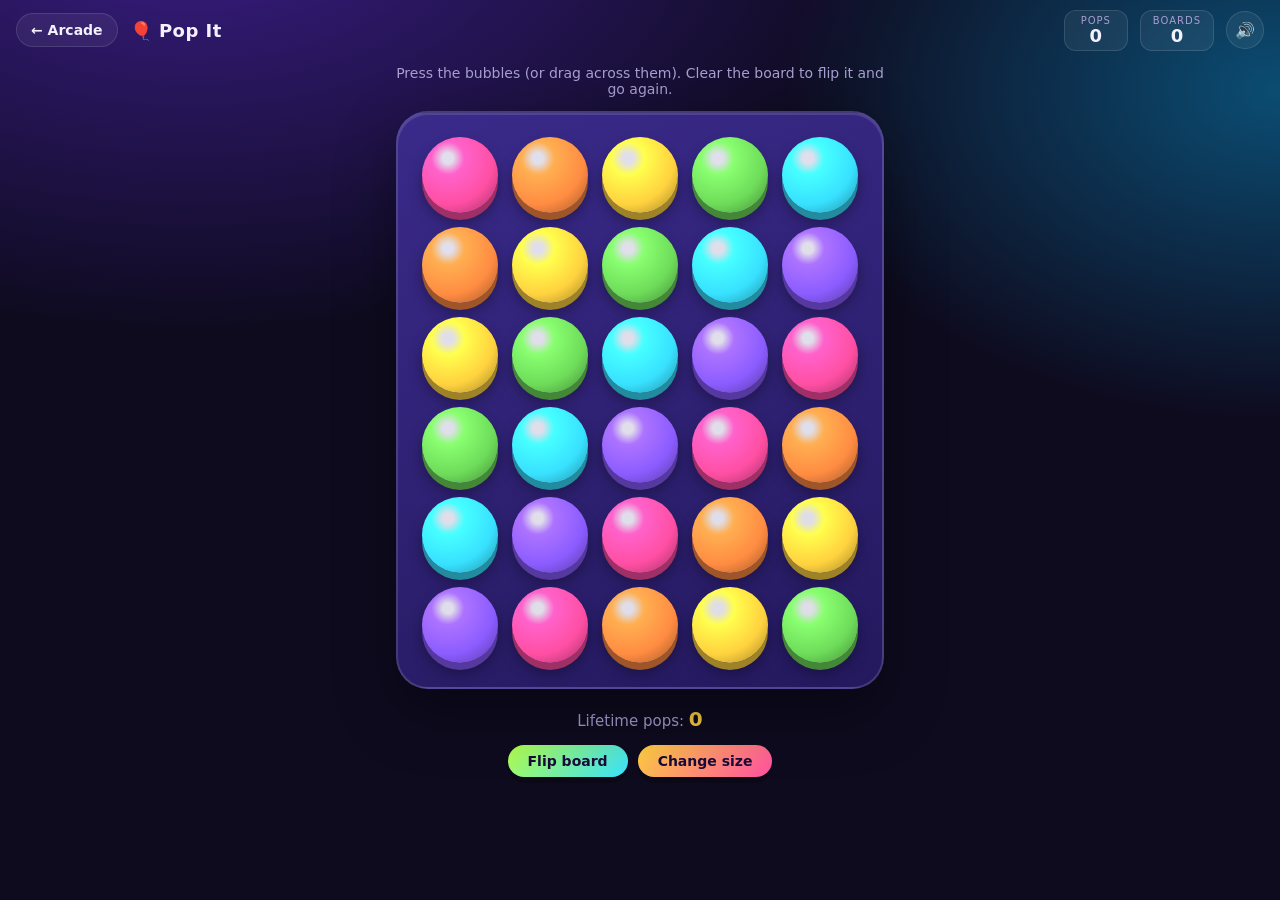
<file: games/popit.html>
<!doctype html>
<html lang="en">
<head>
<meta charset="utf-8">
<meta name="viewport" content="width=device-width, initial-scale=1, user-scalable=no">
<title>Pop It · ZING!</title>
<link rel="stylesheet" href="../css/style.css">
<style>
  body { overflow-x: hidden; user-select: none; }
  .wrap { max-width: 520px; margin: 0 auto; padding: 4px 16px 40px; text-align: center; }
  .help { color: var(--muted); margin: 0 0 14px; font-size: 14px; }
  #board {
    --cols: 5;
    display: grid; grid-template-columns: repeat(var(--cols), 1fr); gap: clamp(8px, 2.4vw, 14px);
    padding: clamp(14px, 4vw, 24px); border-radius: 32px;
    background: linear-gradient(160deg, #3a2a8a, #24195e); border: 2px solid rgba(255,255,255,.14);
    box-shadow: 0 24px 60px rgba(0,0,0,.4), inset 0 2px 0 rgba(255,255,255,.12);
    perspective: 900px; touch-action: none;
    transition: transform .6s cubic-bezier(.3,1.4,.5,1);
  }
  #board.flip { transform: rotateY(180deg); }
  .b {
    aspect-ratio: 1; border-radius: 50%; border: 0; padding: 0; position: relative; cursor: pointer;
    background: radial-gradient(circle at 34% 28%, rgba(255,255,255,.85) 0 7%, var(--hi) 22%, var(--c) 62%, var(--lo) 100%);
    box-shadow: 0 7px 0 var(--lo), 0 10px 14px rgba(0,0,0,.35);
    transition: transform .09s cubic-bezier(.3,1.6,.5,1), box-shadow .09s, filter .15s;
  }
  .b:hover:not(.in) { filter: brightness(1.12); }
  .b.in {
    transform: translateY(6px) scale(.94);
    background: radial-gradient(circle at 60% 70%, rgba(255,255,255,.25) 0 6%, var(--lo) 30%, var(--c) 100%);
    box-shadow: inset 0 6px 10px rgba(0,0,0,.45), 0 1px 0 rgba(255,255,255,.25);
  }
  .b.squish { animation: sq .22s ease-out; }
  @keyframes sq { 0% { transform: translateY(0) scale(1.08, .86); } 100% { transform: translateY(6px) scale(.94); } }
  .counter { font-size: 15px; color: var(--muted); margin-top: 18px; }
  .counter b { color: var(--yellow); font-size: 20px; }
  .row { display: flex; gap: 10px; justify-content: center; margin-top: 14px; flex-wrap: wrap; }
  .btn.small { margin: 0; padding: 8px 20px; font-size: 14px; }
  .done { animation: wave 0.9s ease-in-out; }
  @keyframes wave { 40% { filter: brightness(1.5) saturate(1.4); } }
</style>
</head>
<body>
<div class="bar">
  <a class="back" href="../index.html">← Arcade</a>
  <h1>🎈 Pop It</h1>
  <div class="stat"><small>Pops</small><b id="pops">0</b></div>
  <div class="stat"><small>Boards</small><b id="boards">0</b></div>
  <button class="icon-btn" id="mute"></button>
</div>
<div class="wrap">
  <p class="help">Press the bubbles (or drag across them). Clear the board to flip it and go again.</p>
  <div id="board"></div>
  <div class="counter">Lifetime pops: <b id="life">0</b></div>
  <div class="row">
    <button class="btn small" id="flip">Flip board</button>
    <button class="btn small" id="size" style="background:linear-gradient(135deg,var(--yellow),var(--pink))">Change size</button>
  </div>
</div>

<script src="../js/common.js"></script>
<script>
(() => {
  const $ = id => document.getElementById(id);
  const board = $('board');
  const SIZES = [{ c: 4, r: 5 }, { c: 5, r: 6 }, { c: 6, r: 8 }];
  const HUES = [[255,79,163],[255,140,66],[255,210,63],[110,220,90],[56,225,255],[139,92,255]];
  let size = 1, left = 0, pops = 0, boards = 0, life = Arcade.best('popit'), flipping = false, streak = 0, lastPop = 0;
  $('life').textContent = life;

  const shade = ([r, g, b], k) => `rgb(${Math.max(0, Math.min(255, r * k)) | 0},${Math.max(0, Math.min(255, g * k)) | 0},${Math.max(0, Math.min(255, b * k)) | 0})`;

  function build() {
    const { c, r } = SIZES[size];
    board.innerHTML = ''; board.style.setProperty('--cols', c);
    left = c * r;
    for (let i = 0; i < r; i++) for (let j = 0; j < c; j++) {
      const col = HUES[(i + j) % HUES.length];
      const b = document.createElement('button');
      b.className = 'b'; b.dataset.i = i; b.dataset.j = j; b.setAttribute('aria-label', 'bubble');
      b.style.setProperty('--c', shade(col, 1)); b.style.setProperty('--hi', shade(col, 1.25));
      b.style.setProperty('--lo', shade(col, .62));
      board.appendChild(b);
    }
  }

  function press(b) {
    if (!b || !b.classList.contains('b') || b.classList.contains('in') || flipping) return;
    b.classList.add('in', 'squish');
    const now = performance.now(); streak = now - lastPop < 350 ? streak + 1 : 0; lastPop = now;
    const p = 0.8 + (+b.dataset.i * 0.04) + (+b.dataset.j * 0.07) + Math.random() * .05;
    Arcade.pop(p);
    if (streak > 3) Arcade.note(streak % 15, .15, 'sine', .06);
    if (navigator.vibrate) navigator.vibrate(8);
    pops++; life++; left--;
    $('pops').textContent = pops; $('life').textContent = life;
    try { localStorage.setItem('zing:best:popit', String(life)); } catch (e) {}
    if (left === 0) cleared();
  }

  function cleared() {
    boards++; $('boards').textContent = boards;
    board.classList.add('done');
    Arcade.chord([0, 2, 4, 7, 9, 12], .5);
    setTimeout(() => board.classList.remove('done'), 900);
    setTimeout(flip, 750);
  }

  function flip() {
    if (flipping) return; flipping = true;
    board.classList.add('flip');
    Arcade.tone(200, .35, 'sine', .1, 700);
    setTimeout(() => { build(); }, 300);                        // swap while edge-on
    setTimeout(() => { board.classList.remove('flip'); flipping = false; }, 650);
  }

  board.addEventListener('pointerdown', e => press(e.target.closest('.b')));
  board.addEventListener('pointermove', e => {
    if (e.buttons || e.pressure > 0) {
      const el = document.elementFromPoint(e.clientX, e.clientY);
      press(el && el.closest && el.closest('.b'));
    }
  });
  $('flip').onclick = flip;
  $('size').onclick = () => { size = (size + 1) % SIZES.length; build(); Arcade.pop(1.4); };
  board.addEventListener('contextmenu', e => e.preventDefault());

  build();
})();
</script>
</body>
</html>
</file>
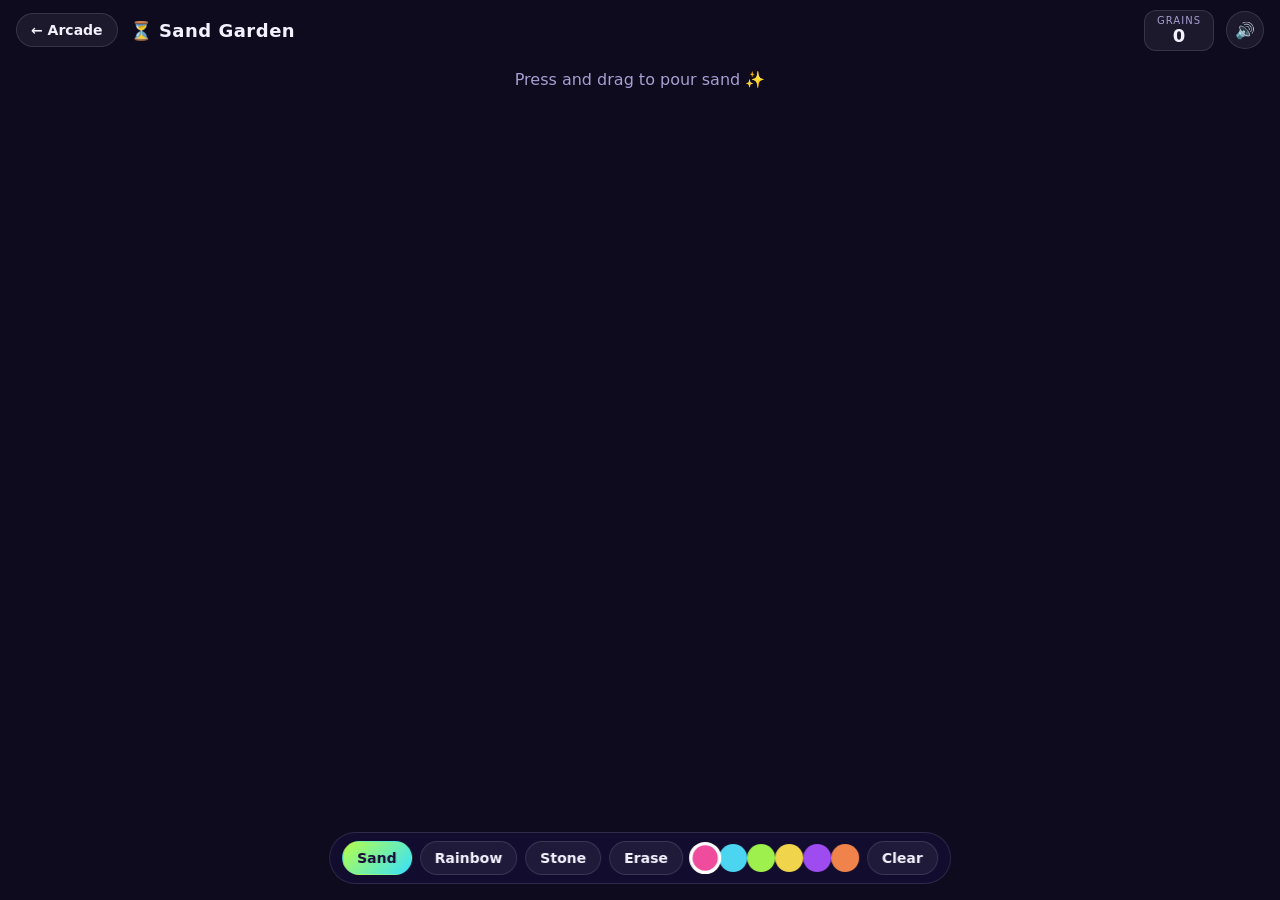
<file: games/sand.html>
<!doctype html>
<html lang="en">
<head>
<meta charset="utf-8">
<meta name="viewport" content="width=device-width, initial-scale=1, user-scalable=no">
<title>Sand Garden · ZING!</title>
<link rel="stylesheet" href="../css/style.css">
<style>
  body { overflow: hidden; height: 100vh; user-select: none; }
  #c { position: fixed; inset: 0; width: 100%; height: 100%; image-rendering: pixelated; touch-action: none; cursor: crosshair; background: #0e0b1f; }
  .bar { pointer-events: none; } .bar > * { pointer-events: auto; }
  .tools {
    position: fixed; left: 50%; bottom: 16px; transform: translateX(-50%); z-index: 5; display: flex; gap: 8px; align-items: center;
    padding: 8px 12px; border-radius: 999px; background: rgba(20,14,50,.82); border: 1px solid var(--line); backdrop-filter: blur(8px);
    flex-wrap: wrap; justify-content: center; max-width: 96vw;
  }
  .tool { padding: 8px 14px; border-radius: 999px; border: 1px solid var(--line); background: var(--card); font-weight: 700; font-size: 14px; }
  .tool.on { background: linear-gradient(135deg, var(--lime), var(--cyan)); color: #1a0b3a; border-color: transparent; }
  .sw { width: 28px; height: 28px; border-radius: 50%; border: 3px solid transparent; padding: 0; }
  .sw.on { border-color: #fff; transform: scale(1.15); }
  .hint { position: fixed; top: 70px; left: 0; right: 0; text-align: center; color: var(--muted); pointer-events: none; transition: opacity .6s; }
</style>
</head>
<body>
<canvas id="c"></canvas>
<div class="bar">
  <a class="back" href="../index.html">← Arcade</a>
  <h1>⏳ Sand Garden</h1>
  <div class="stat"><small>Grains</small><b id="grains">0</b></div>
  <button class="icon-btn" id="mute"></button>
</div>
<div class="hint" id="hint">Press and drag to pour sand ✨</div>
<div class="tools" id="tools">
  <button class="tool on" data-t="sand">Sand</button>
  <button class="tool" data-t="rain">Rainbow</button>
  <button class="tool" data-t="stone">Stone</button>
  <button class="tool" data-t="erase">Erase</button>
  <span id="sws"></span>
  <button class="tool" id="clear">Clear</button>
</div>

<script src="../js/common.js"></script>
<script>
(() => {
  const $ = id => document.getElementById(id);
  const cv = $('c'), ctx = cv.getContext('2d');
  const SCALE = 4;
  let cols, rows, g, img, u32, off, octx, total = Arcade.best('sand');
  // cell values: 0 empty, 1 stone, 2..362 sand with hue (v-2)
  const pal = new Uint32Array(363);
  const hsl = (h, s, l) => { s /= 100; l /= 100; const k = n => (n + h / 30) % 12, a = s * Math.min(l, 1 - l), f = n => l - a * Math.max(-1, Math.min(k(n) - 3, Math.min(9 - k(n), 1))); return [f(0) * 255 | 0, f(8) * 255 | 0, f(4) * 255 | 0]; };
  for (let h = 0; h < 361; h++) { const [r, gg, b] = hsl(h, 85, 62); pal[h + 2] = (255 << 24) | (b << 16) | (gg << 8) | r; }
  pal[1] = (255 << 24) | (150 << 16) | (130 << 8) | 130;

  function resize() {
    const w = innerWidth, h = innerHeight;
    cols = Math.ceil(w / SCALE); rows = Math.ceil(h / SCALE);
    const old = g, oc = cols, or = rows;
    cv.width = cols; cv.height = rows;
    g = new Uint16Array(cols * rows);
    off = document.createElement('canvas'); off.width = cols; off.height = rows; octx = off.getContext('2d');
    img = octx.createImageData(cols, rows); u32 = new Uint32Array(img.data.buffer);
    ctx.imageSmoothingEnabled = false;
  }
  resize(); addEventListener('resize', resize);

  let tool = 'sand', hue = 330, rainbow = false, down = false, px = 0, py = 0, hueT = 0, unsaved = 0;
  const SW = [330, 190, 90, 50, 270, 20];
  SW.forEach((h, i) => {
    const b = document.createElement('button'); b.className = 'sw' + (i === 0 ? ' on' : ''); b.style.background = `hsl(${h} 85% 62%)`;
    b.setAttribute('aria-label', 'color ' + (i + 1));
    b.onclick = () => { hue = h; tool = 'sand'; rainbow = false; sync(); document.querySelectorAll('.sw').forEach(x => x.classList.toggle('on', x === b)); };
    $('sws').appendChild(b);
  });
  function sync() { document.querySelectorAll('.tool[data-t]').forEach(b => b.classList.toggle('on', b.dataset.t === (rainbow ? 'rain' : tool))); }
  document.querySelectorAll('.tool[data-t]').forEach(b => b.onclick = () => {
    const t = b.dataset.t; rainbow = t === 'rain'; tool = rainbow ? 'sand' : t; sync();
    if (t !== 'sand') document.querySelectorAll('.sw').forEach(x => x.classList.remove('on'));
  });
  $('clear').onclick = () => { g.fill(0); Arcade.tone(500, .4, 'sine', .08, 80); };

  function brush(cx, cy) {
    const R = tool === 'sand' ? 4 : 5;
    for (let dy = -R; dy <= R; dy++) for (let dx = -R; dx <= R; dx++) {
      if (dx * dx + dy * dy > R * R) continue;
      const x = cx + dx, y = cy + dy; if (x < 0 || y < 0 || x >= cols || y >= rows) continue;
      const i = y * cols + x;
      if (tool === 'erase') g[i] = 0;
      else if (tool === 'stone') g[i] = 1;
      else if (!g[i] && Math.random() < .45) { g[i] = 2 + ((rainbow ? hueT : hue) % 360 | 0); total++; unsaved++; }
    }
  }
  const pos = e => [Math.floor(e.clientX / SCALE), Math.floor(e.clientY / SCALE)];
  cv.addEventListener('pointerdown', e => { down = true;[px, py] = pos(e); $('hint').style.opacity = 0; ac(); });
  cv.addEventListener('pointermove', e => { [px, py] = pos(e); });
  addEventListener('pointerup', () => down = false);
  const ac = () => Arcade.tone(1, .01, 'sine', 0.0001);   // wake audio on first touch

  let flip = 0, lastSound = 0;
  function step() {
    flip ^= 1;
    for (let y = rows - 2; y >= 0; y--) {
      const base = y * cols;
      for (let k = 0; k < cols; k++) {
        const x = flip ? k : cols - 1 - k, i = base + x, v = g[i];
        if (v < 2) continue;
        const b = i + cols;
        if (!g[b]) { g[b] = v; g[i] = 0; continue; }
        const d = Math.random() < .5 ? -1 : 1;
        const x1 = x + d, x2 = x - d;
        if (x1 >= 0 && x1 < cols && !g[b + d] && !g[i + d]) { g[b + d] = v; g[i] = 0; }
        else if (x2 >= 0 && x2 < cols && !g[b - d] && !g[i - d]) { g[b - d] = v; g[i] = 0; }
      }
    }
  }

  let last = performance.now();
  (function loop(now) {
    const dt = Math.min((now - last) / 1000, .05); last = now;
    hueT = (hueT + dt * 90) % 360;
    if (down) {
      brush(px, py);
      if (tool === 'sand' && now - lastSound > 70) { lastSound = now; Arcade.tone(900 + Math.random() * 500, .05, 'sine', .018, 400); }
    }
    step(); step();
    for (let i = 0; i < g.length; i++) u32[i] = g[i] ? pal[g[i]] : 0;
    octx.putImageData(img, 0, 0);
    ctx.clearRect(0, 0, cols, rows); ctx.drawImage(off, 0, 0);
    $('grains').textContent = Arcade.fmt(total);
    if (unsaved > 300) { unsaved = 0; Arcade.setBest('sand', total); }
    requestAnimationFrame(loop);
  })(last);
  addEventListener('beforeunload', () => Arcade.setBest('sand', total));
})();
</script>
</body>
</html>
</file>
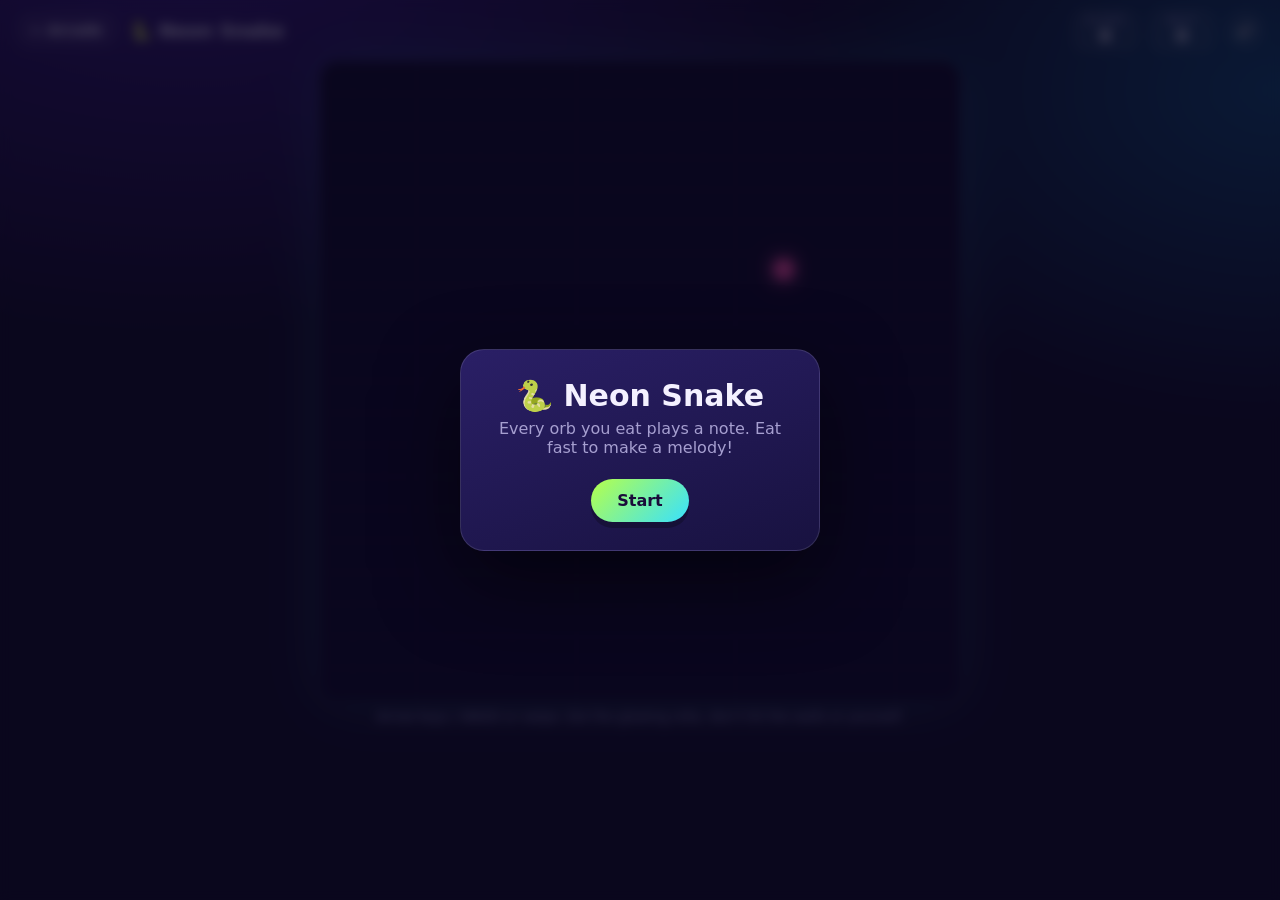
<file: games/snake.html>
<!doctype html>
<html lang="en">
<head>
<meta charset="utf-8">
<meta name="viewport" content="width=device-width, initial-scale=1, user-scalable=no">
<title>Neon Snake · ZING!</title>
<link rel="stylesheet" href="../css/style.css">
<style>
  body { overflow: hidden; height: 100vh; user-select: none; touch-action: none; }
  .wrap { display: flex; justify-content: center; padding: 0 12px; }
  #c { border-radius: 18px; border: 1px solid var(--line); box-shadow: 0 0 60px rgba(56,225,255,.18); background: #0a0820; }
  .help { text-align: center; color: var(--muted); font-size: 13px; margin: 8px 0 0; }
</style>
</head>
<body>
<div class="bar">
  <a class="back" href="../index.html">← Arcade</a>
  <h1>🐍 Neon Snake</h1>
  <div class="stat"><small>Score</small><b id="score">0</b></div>
  <div class="stat"><small>Best</small><b id="best">0</b></div>
  <button class="icon-btn" id="mute"></button>
</div>
<div class="wrap"><canvas id="c" class="stage"></canvas></div>
<p class="help">Arrow keys / WASD or swipe. Eat the glowing orbs, don’t hit the walls or yourself.</p>

<div class="overlay show" id="start">
  <div class="panel">
    <h2>🐍 Neon Snake</h2>
    <p>Every orb you eat plays a note. Eat fast to make a melody!</p>
    <button class="btn" id="go">Start</button>
  </div>
</div>
<div class="overlay" id="end">
  <div class="panel">
    <h2>Crashed!</h2>
    <div class="big" id="final">0</div>
    <p id="endmsg"></p>
    <button class="btn" id="again">Play again</button>
  </div>
</div>

<script src="../js/common.js"></script>
<script>
(() => {
  const $ = id => document.getElementById(id);
  const cv = $('c'), ctx = cv.getContext('2d');
  const N = 20;
  let cell, dpr, size;
  function resize() {
    dpr = Math.min(devicePixelRatio || 1, 2);
    size = Math.floor(Math.min(innerWidth - 24, innerHeight - 150, 640) / N) * N;
    size = Math.max(size, 200);
    cell = size / N;
    cv.style.width = size + 'px'; cv.style.height = size + 'px';
    cv.width = size * dpr; cv.height = size * dpr; ctx.setTransform(dpr, 0, 0, dpr, 0, 0);
  }
  addEventListener('resize', resize); resize();
  $('best').textContent = Arcade.best('snake');

  let snake, dir = { x: 1, y: 0 }, queue = [], food, state = 'idle', score = 0, acc = 0, step = .13, parts = [], eatFlash = 0, prev;
  function reset() {
    snake = [{ x: 9, y: 10 }, { x: 8, y: 10 }, { x: 7, y: 10 }];
    prev = snake.map(s => ({ ...s }));
    dir = { x: 1, y: 0 }; queue = []; score = 0; acc = 0; step = 0.13; parts = []; eatFlash = 0;
    $('score').textContent = 0; placeFood(); state = 'play';
  }
  function placeFood() {
    if (snake.length >= N * N) { die(); return; }   // board full: you win (and avoid an endless search)
    for (;;) {
      const f = { x: (Math.random() * N) | 0, y: (Math.random() * N) | 0 };
      if (!snake.some(s => s.x === f.x && s.y === f.y)) { food = f; return; }
    }
  }
  function turn(x, y) {
    if (state !== 'play') return;
    const last = queue.length ? queue[queue.length - 1] : dir;
    if (x === -last.x && y === -last.y) return;        // no reversing
    if (x === last.x && y === last.y) return;
    if (queue.length < 3) queue.push({ x, y });
  }
  addEventListener('keydown', e => {
    const m = { ArrowUp: [0, -1], ArrowDown: [0, 1], ArrowLeft: [-1, 0], ArrowRight: [1, 0], w: [0, -1], s: [0, 1], a: [-1, 0], d: [1, 0] }[e.key];
    if (m) { e.preventDefault(); turn(...m); }
    if (e.code === 'Space' && $('end').classList.contains('show')) begin();
  });
  let sx, sy;
  document.addEventListener('pointerdown', e => { if (!e.target.closest('button,a')) { sx = e.clientX; sy = e.clientY; } });
  document.addEventListener('pointerup', e => {
    if (sx == null) return; const dx = e.clientX - sx, dy = e.clientY - sy; sx = null;
    if (Math.max(Math.abs(dx), Math.abs(dy)) < 20) return;
    if (Math.abs(dx) > Math.abs(dy)) turn(dx > 0 ? 1 : -1, 0); else turn(0, dy > 0 ? 1 : -1);
  });

  function tick() {
    if (queue.length) dir = queue.shift();
    prev = snake.map(s => ({ ...s }));
    const h = { x: snake[0].x + dir.x, y: snake[0].y + dir.y };
    const ate = h.x === food.x && h.y === food.y;
    const body = ate ? snake : snake.slice(0, -1);
    if (h.x < 0 || h.y < 0 || h.x >= N || h.y >= N || body.some(s => s.x === h.x && s.y === h.y)) return die();
    snake.unshift(h);
    if (ate) {
      score++; $('score').textContent = score;
      Arcade.note((score + 1) % 12 + 1, .25, 'triangle', .2); Arcade.note(((score + 1) % 12) + 6, .12, 'sine', .07);
      for (let i = 0; i < 16; i++) { const a = Math.random() * 6.28, s = 40 + Math.random() * 160; parts.push({ x: (food.x + .5) * cell, y: (food.y + .5) * cell, vx: Math.cos(a) * s, vy: Math.sin(a) * s, t: 0 }); }
      eatFlash = 1; step = Math.max(.065, step * .975); placeFood();
    } else { snake.pop(); Arcade.tone(90, .03, 'sine', .015); }
  }
  function die() {
    state = 'over';
    const nb = Arcade.setBest('snake', score); $('best').textContent = Arcade.best('snake');
    $('final').textContent = score;
    $('endmsg').innerHTML = nb && score ? '<span class="badge-new">NEW BEST!</span>' : 'Best: ' + Arcade.best('snake');
    Arcade.tone(300, .45, 'sawtooth', .12, 50);
    for (const s of snake) for (let i = 0; i < 3; i++) parts.push({ x: (s.x + .5) * cell, y: (s.y + .5) * cell, vx: (Math.random() - .5) * 260, vy: (Math.random() - .5) * 260, t: 0 });
    setTimeout(() => $('end').classList.add('show'), 600);
  }
  function begin() { $('start').classList.remove('show'); $('end').classList.remove('show'); reset(); Arcade.chord([0, 4], .3); }
  $('go').onclick = begin; $('again').onclick = begin;

  function draw() {
    ctx.fillStyle = '#0a0820'; ctx.fillRect(0, 0, size, size);
    ctx.strokeStyle = 'rgba(255,255,255,.04)'; ctx.lineWidth = 1;
    for (let i = 1; i < N; i++) { ctx.beginPath(); ctx.moveTo(i * cell, 0); ctx.lineTo(i * cell, size); ctx.moveTo(0, i * cell); ctx.lineTo(size, i * cell); ctx.stroke(); }
    if (food) {
      const p = 1 + Math.sin(performance.now() / 150) * .12;
      ctx.save(); ctx.shadowColor = '#ff4fa3'; ctx.shadowBlur = 20; ctx.fillStyle = '#ff4fa3';
      ctx.beginPath(); ctx.arc((food.x + .5) * cell, (food.y + .5) * cell, cell * .32 * p, 0, 6.2832); ctx.fill(); ctx.restore();
    }
    if (snake) {
      const k = state === 'play' ? Math.min(acc / step, 1) : 1;
      ctx.save(); ctx.shadowBlur = 14 + eatFlash * 14;
      for (let i = snake.length - 1; i >= 0; i--) {
        const s = snake[i], p = prev[i] || prev[prev.length - 1] || s;
        const x = (p.x + (s.x - p.x) * k + .5) * cell, y = (p.y + (s.y - p.y) * k + .5) * cell;
        const hue = (170 + i * 6) % 360, r = cell * (i === 0 ? .46 : .4 - Math.min(i, 12) * .004);
        ctx.fillStyle = ctx.shadowColor = `hsl(${hue} 100% ${i === 0 ? 70 : 58}%)`;
        ctx.beginPath(); ctx.arc(x, y, r, 0, 6.2832); ctx.fill();
        if (i === 0) { ctx.shadowBlur = 0; ctx.fillStyle = '#0a0820'; const ex = dir.y * cell * .14, ey = dir.x * cell * .14, fx = dir.x * cell * .1, fy = dir.y * cell * .1;
          for (const sg of [-1, 1]) { ctx.beginPath(); ctx.arc(x + fx + sg * ex, y + fy + sg * ey, cell * .07, 0, 6.2832); ctx.fill(); } ctx.shadowBlur = 14; }
      }
      ctx.restore();
    }
    for (const p of parts) { ctx.fillStyle = `rgba(255,200,230,${Math.max(0, 1 - p.t / .6)})`; ctx.fillRect(p.x - 2, p.y - 2, 4, 4); }
  }

  let last = performance.now();
  (function loop(now) {
    const dt = Math.min((now - last) / 1000, .05); last = now;
    if (state === 'play') { acc += dt; while (acc >= step && state === 'play') { acc -= step; tick(); } }
    for (const p of parts) { p.t += dt; p.x += p.vx * dt; p.y += p.vy * dt; }
    parts = parts.filter(p => p.t < .6); eatFlash = Math.max(0, eatFlash - dt * 4);
    draw(); requestAnimationFrame(loop);
  })(last);
  snake = [{ x: 9, y: 10 }, { x: 8, y: 10 }, { x: 7, y: 10 }]; prev = snake; dir = { x: 1, y: 0 }; parts = []; eatFlash = 0; acc = 0; step = .13;
  food = { x: 14, y: 6 };
})();
</script>
</body>
</html>
</file>
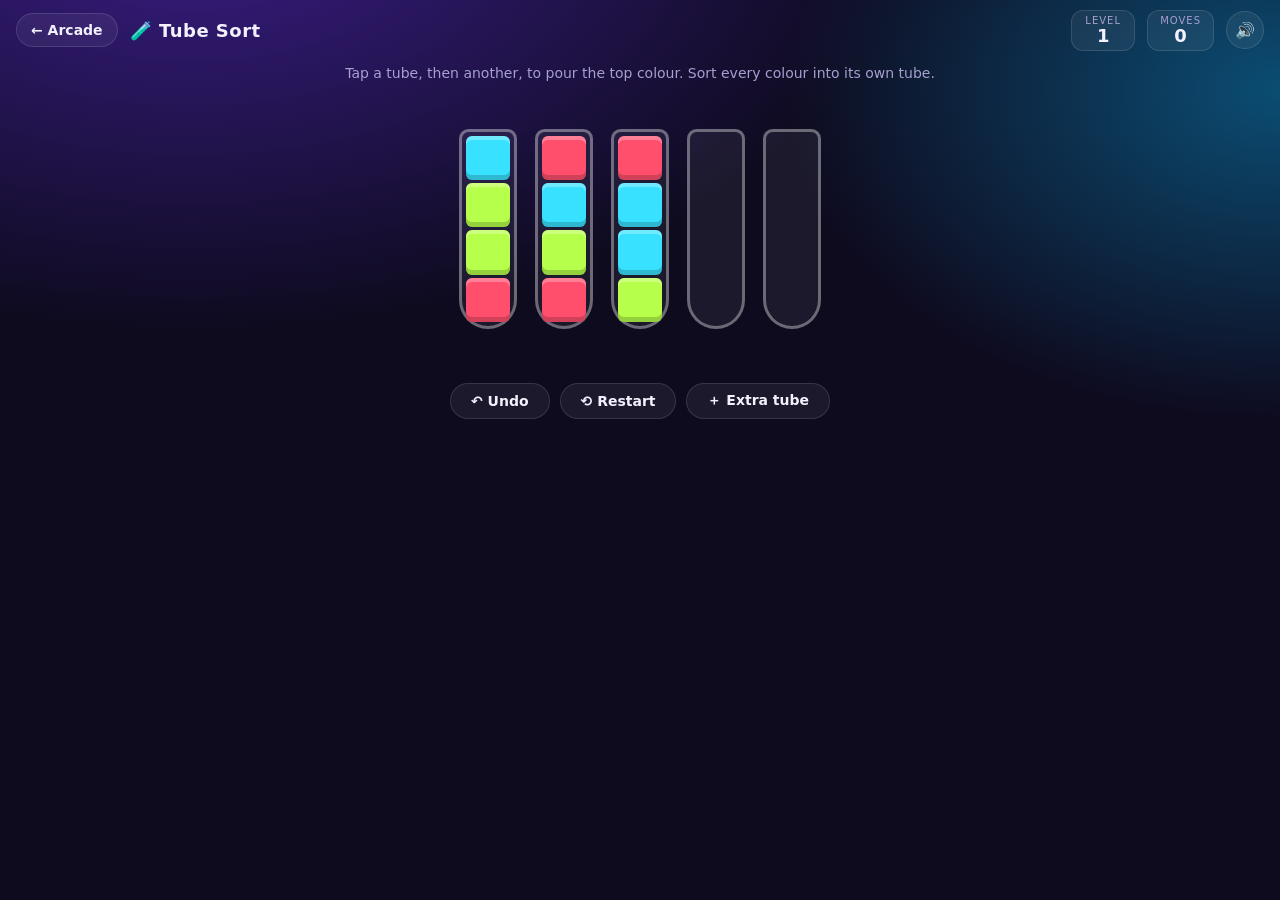
<file: games/sort.html>
<!doctype html>
<html lang="en">
<head>
<meta charset="utf-8">
<meta name="viewport" content="width=device-width, initial-scale=1, user-scalable=no">
<title>Tube Sort · ZING!</title>
<link rel="stylesheet" href="../css/style.css">
<style>
  body { overflow-x: hidden; user-select: none; }
  .wrap { max-width: 760px; margin: 0 auto; padding: 4px 16px 40px; text-align: center; }
  .help { color: var(--muted); font-size: 14px; margin: 0 0 8px; }
  #tubes { display: flex; flex-wrap: wrap; justify-content: center; gap: 22px 18px; padding: 40px 0 10px; min-height: 280px; }
  .tube {
    width: 58px; height: 200px; border-radius: 10px 10px 30px 30px; border: 3px solid rgba(255,255,255,.35);
    background: rgba(255,255,255,.06); display: flex; flex-direction: column-reverse; padding: 4px; gap: 3px;
    cursor: pointer; transition: transform .18s cubic-bezier(.2,1.5,.4,1), box-shadow .18s, border-color .18s; position: relative;
  }
  .tube:hover { border-color: rgba(255,255,255,.65); }
  .tube.sel { transform: translateY(-26px); border-color: #fff; box-shadow: 0 0 24px rgba(255,255,255,.5); }
  .tube.full { border-color: var(--lime); box-shadow: 0 0 20px -4px var(--lime); }
  .tube.shake { animation: shake .3s; }
  @keyframes shake { 25% { transform: translateX(-6px); } 75% { transform: translateX(6px); } }
  .seg { flex: 1 1 0; border-radius: 6px; box-shadow: inset 0 -5px 0 rgba(0,0,0,.18), inset 0 4px 0 rgba(255,255,255,.28); animation: drop .22s ease-out; }
  .seg.top-sel { filter: brightness(1.25); }
  @keyframes drop { from { transform: translateY(-40px) scaleY(.6); opacity: .2; } to { transform: none; opacity: 1; } }
  .row { display: flex; gap: 10px; justify-content: center; margin-top: 14px; flex-wrap: wrap; }
  .btn.small { margin: 0; padding: 8px 20px; font-size: 14px; }
  .btn.alt { background: var(--card); color: var(--ink); box-shadow: none; border: 1px solid var(--line); }
</style>
</head>
<body>
<div class="bar">
  <a class="back" href="../index.html">← Arcade</a>
  <h1>🧪 Tube Sort</h1>
  <div class="stat"><small>Level</small><b id="lvl">1</b></div>
  <div class="stat"><small>Moves</small><b id="moves">0</b></div>
  <button class="icon-btn" id="mute"></button>
</div>
<div class="wrap">
  <p class="help">Tap a tube, then another, to pour the top colour. Sort every colour into its own tube.</p>
  <div id="tubes"></div>
  <div class="row">
    <button class="btn small alt" id="undo">↶ Undo</button>
    <button class="btn small alt" id="restart">⟲ Restart</button>
    <button class="btn small alt" id="addtube">＋ Extra tube</button>
  </div>
</div>

<div class="overlay" id="win">
  <div class="panel">
    <h2>Sorted! 🎉</h2>
    <p id="winmsg"></p>
    <button class="btn" id="next">Next level</button>
  </div>
</div>

<script src="../js/common.js"></script>
<script>
(() => {
  const $ = id => document.getElementById(id);
  const CAP = 4;
  const COL = ['#ff4f6d', '#38e1ff', '#b6ff4a', '#ffd23f', '#a06bff', '#ff9a3d', '#ff6bd6', '#2ee6a6', '#5b7cff', '#d9d9e8'];
  let level = Math.max(1, Math.floor(Arcade.best('sort')) + 0) ; // resume at the best level reached
  let tubes, start, sel = null, moves = 0, hist = [], extraUsed = false, solved = false;

  const nColors = L => Math.min(3 + Math.floor((L - 1) / 2), COL.length);

  function make(L) {
    const n = nColors(L);
    for (;;) {
      const cells = []; for (let c = 0; c < n; c++) for (let k = 0; k < CAP; k++) cells.push(c);
      for (let i = cells.length - 1; i > 0; i--) { const j = (Math.random() * (i + 1)) | 0;[cells[i], cells[j]] = [cells[j], cells[i]]; }
      const t = []; for (let i = 0; i < n; i++) t.push(cells.slice(i * CAP, (i + 1) * CAP));
      t.push([], []);
      if (!t.some(isDone) || n === 1) return t;           // avoid pre-solved tubes
    }
  }
  const isDone = t => t.length === CAP && t.every(c => c === t[0]);
  const clone = t => t.map(x => x.slice());

  function load(L, keep) {
    level = L; $('lvl').textContent = L;
    if (!keep) start = make(L);
    tubes = clone(start); sel = null; moves = 0; hist = []; extraUsed = false; solved = false; $('addtube').disabled = false; $('addtube').style.opacity = 1;
    $('moves').textContent = 0; render();
  }

  function render() {
    const box = $('tubes'); box.innerHTML = '';
    tubes.forEach((t, i) => {
      const d = document.createElement('div'); d.className = 'tube' + (sel === i ? ' sel' : '') + (isDone(t) ? ' full' : '');
      t.forEach((c, k) => { const s = document.createElement('div'); s.className = 'seg'; s.style.background = COL[c]; s.style.animation = (render.fresh && render.fresh.has(i + ':' + k)) ? '' : 'none'; d.appendChild(s); });
      d.onclick = () => tap(i); d.dataset.i = i; box.appendChild(d);
    });
    render.fresh = null;
  }

  function top(t) { return t.length ? t[t.length - 1] : -1; }
  function runLen(t) { let n = 0; const c = top(t); for (let i = t.length - 1; i >= 0 && t[i] === c; i--) n++; return n; }
  function canPour(a, b) { const A = tubes[a], B = tubes[b]; return a !== b && A.length && B.length < CAP && (!B.length || top(B) === top(A)); }

  function tap(i) {
    if (solved) return;
    if (sel === null) {
      if (!tubes[i].length) return;
      sel = i; Arcade.note(top(tubes[i]) + 2, .1, 'sine', .1); render(); return;
    }
    if (sel === i) { sel = null; render(); return; }
    if (!canPour(sel, i)) {
      Arcade.tone(160, .1, 'square', .07, 110);
      const bad = sel;
      sel = tubes[i].length ? i : null;      // switch selection to a tube that has something in it
      render();
      const el = document.querySelector(`.tube[data-i="${bad}"]`);
      if (el) el.classList.add('shake');
      return;
    }
    pour(sel, i);
  }

  function pour(a, b) {
    hist.push(clone(tubes));
    const A = tubes[a], B = tubes[b], c = top(A), fresh = new Set();
    let n = Math.min(runLen(A), CAP - B.length);
    for (let k = 0; k < n; k++) { A.pop(); B.push(c); fresh.add(b + ':' + (B.length - 1)); }
    moves++; $('moves').textContent = moves; sel = null;
    render.fresh = fresh; render();
    for (let k = 0; k < n; k++) Arcade.note(c + 1 + k, .16, 'triangle', .15);
    if (isDone(B)) setTimeout(() => Arcade.chord([c, c + 2, c + 4], .4), 120);
    if (tubes.every(t => !t.length || isDone(t))) win();
  }

  function win() {
    solved = true;
    Arcade.setBest('sort', level + 1);   // best = highest level unlocked
    setTimeout(() => { Arcade.chord([0, 2, 4, 7, 9, 12], .7); $('winmsg').textContent = `Level ${level} cleared in ${moves} moves.`; $('win').classList.add('show'); }, 450);
  }

  $('undo').onclick = () => { if (!hist.length || solved) return; tubes = hist.pop(); moves = Math.max(0, moves - 1); $('moves').textContent = moves; sel = null; render(); Arcade.tone(300, .08, 'sine', .08, 200); };
  $('restart').onclick = () => { load(level, true); Arcade.tone(500, .15, 'sine', .08, 250); };
  $('addtube').onclick = () => { if (extraUsed || solved) return; extraUsed = true; tubes.push([]); $('addtube').disabled = true; $('addtube').style.opacity = .4; render(); Arcade.pop(1.2); };
  $('next').onclick = () => { $('win').classList.remove('show'); load(level + 1); };

  load(level);
})();
</script>
</body>
</html>
</file>
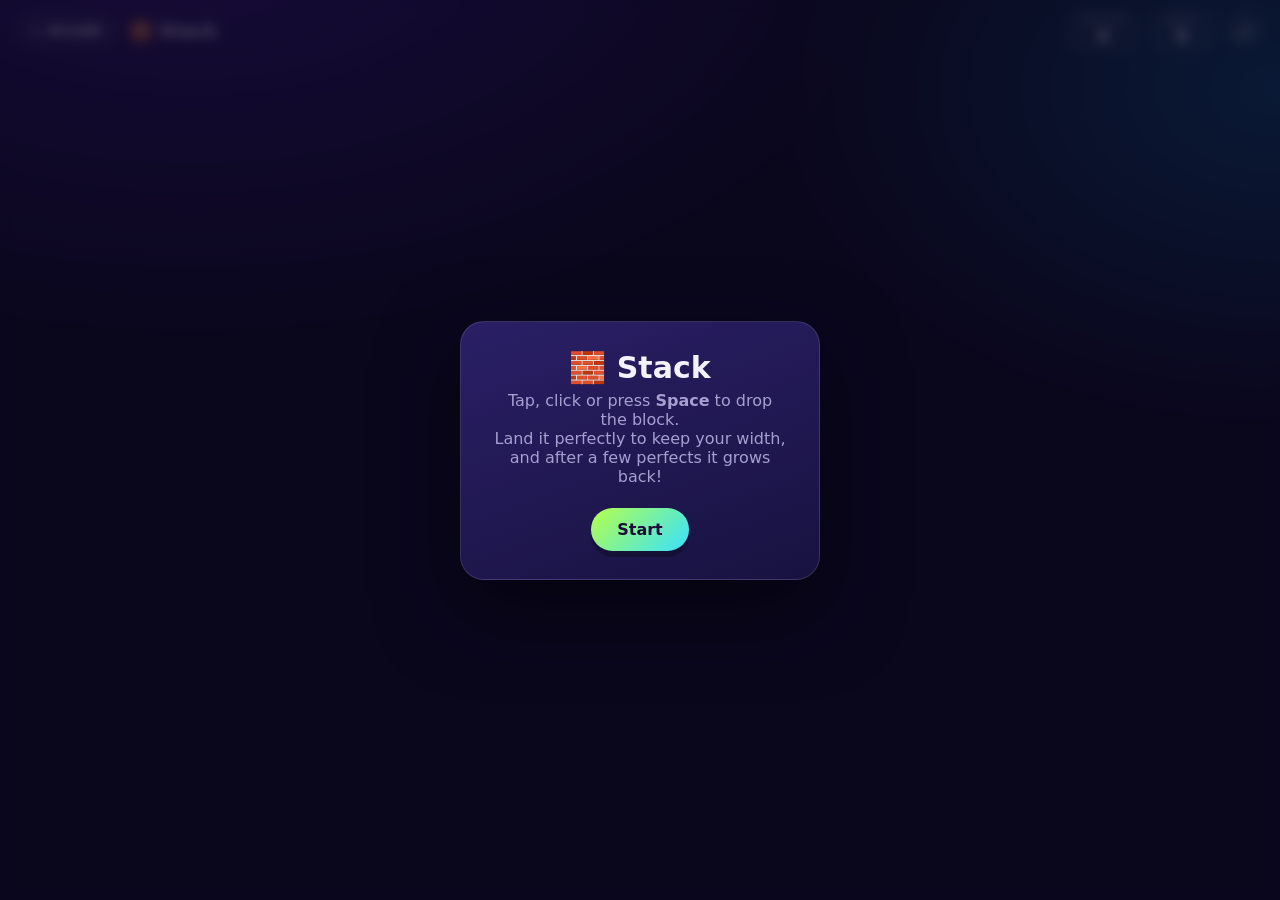
<file: games/stack.html>
<!doctype html>
<html lang="en">
<head>
<meta charset="utf-8">
<meta name="viewport" content="width=device-width, initial-scale=1, user-scalable=no">
<title>Stack · ZING!</title>
<link rel="stylesheet" href="../css/style.css">
<style>
  body { overflow: hidden; height: 100vh; user-select: none; }
  #c { position: fixed; inset: 0; width: 100%; height: 100%; }
  .bar { pointer-events: none; } .bar > * { pointer-events: auto; }
  #msg {
    position: fixed; left: 50%; top: 22%; transform: translateX(-50%); font-size: 34px; font-weight: 900;
    pointer-events: none; opacity: 0; z-index: 4; color: #fff; text-shadow: 0 4px 0 rgba(0,0,0,.3), 0 0 20px rgba(56,225,255,.8);
  }
  #msg.bump { animation: m .6s ease-out; }
  @keyframes m { 0% { opacity: 1; transform: translateX(-50%) scale(1.5); } 100% { opacity: 0; transform: translateX(-50%) translateY(-30px) scale(1); } }
</style>
</head>
<body>
<canvas id="c" class="stage"></canvas>
<div class="bar">
  <a class="back" href="../index.html">← Arcade</a>
  <h1>🧱 Stack</h1>
  <div class="stat"><small>Height</small><b id="score">0</b></div>
  <div class="stat"><small>Best</small><b id="best">0</b></div>
  <button class="icon-btn" id="mute"></button>
</div>
<div id="msg"></div>

<div class="overlay show" id="start">
  <div class="panel">
    <h2>🧱 Stack</h2>
    <p>Tap, click or press <b>Space</b> to drop the block.<br>Land it perfectly to keep your width, and after a few perfects it grows back!</p>
    <button class="btn" id="go">Start</button>
  </div>
</div>
<div class="overlay" id="end">
  <div class="panel">
    <h2>Tower fell!</h2>
    <div class="big" id="final">0</div>
    <p id="endmsg"></p>
    <button class="btn" id="again">Try again</button>
  </div>
</div>

<script src="../js/common.js"></script>
<script>
(() => {
  const cv = document.getElementById('c'), ctx = cv.getContext('2d');
  const $ = id => document.getElementById(id);
  let W, H, dpr;
  function resize() {
    dpr = Math.min(devicePixelRatio || 1, 2); W = innerWidth; H = innerHeight;
    cv.width = W * dpr; cv.height = H * dpr; ctx.setTransform(dpr, 0, 0, dpr, 0, 0);
  }
  addEventListener('resize', resize); resize();

  const BH = 34;                 // block height
  const START_W = () => Math.min(260, W * 0.62);
  let blocks, cur, falling, particles, camY, targetCam, state, score, streak, dir, speed, hueBase, flash;
  $('best').textContent = Arcade.best('stack');

  const color = (i, l = 58) => `hsl(${(hueBase + i * 9) % 360} 85% ${l}%)`;

  function reset() {
    hueBase = Math.random() * 360;
    const w = START_W();
    blocks = [{ x: W / 2 - w / 2, w, i: 0 }];
    falling = []; particles = []; score = 0; streak = 0; camY = 0; targetCam = 0; flash = 0;
    $('score').textContent = 0;
    nextBlock();
    state = 'play';
  }
  function nextBlock() {
    const top = blocks[blocks.length - 1];
    dir = Math.random() < .5 ? 1 : -1;
    speed = Math.min(220 + blocks.length * 9, 620);
    cur = { x: dir > 0 ? -top.w : W, w: top.w, i: blocks.length };
  }

  function say(t) { const m = $('msg'); m.textContent = t; m.classList.remove('bump'); void m.offsetWidth; m.classList.add('bump'); }

  function drop() {
    if (state !== 'play') return;
    const top = blocks[blocks.length - 1];
    const left = Math.max(cur.x, top.x), right = Math.min(cur.x + cur.w, top.x + top.w);
    const overlap = right - left;
    if (overlap <= 0) { // total miss
      falling.push({ x: cur.x, w: cur.w, i: cur.i, y: yOf(cur.i), vy: 0, vx: 0, rot: 0, vr: dir * 1.2 });
      return gameOver();
    }
    const diff = Math.abs(cur.x - top.x);
    if (diff < 5) {
      // PERFECT: snap, keep width, maybe grow
      streak++;
      let w = top.w, x = top.x;
      if (streak >= 3 && w < START_W()) { const g = Math.min(10, START_W() - w); x -= g / 2; w += g; }
      blocks.push({ x, w, i: cur.i });
      flash = 1;
      const rows = Math.min(streak, 8);
      Arcade.note(rows + 1, 0.3, 'triangle', 0.2);
      Arcade.note(rows + 6, 0.2, 'sine', 0.08);
      say(streak > 1 ? `PERFECT x${streak}` : 'PERFECT');
      burst(x + w / 2, yOf(cur.i), w);
    } else {
      streak = 0;
      // trim and drop the overhang
      if (cur.x < top.x) falling.push({ x: cur.x, w: top.x - cur.x, i: cur.i, y: yOf(cur.i), vy: 0, vx: -40, rot: 0, vr: -.6 });
      else falling.push({ x: top.x + top.w, w: cur.x + cur.w - (top.x + top.w), i: cur.i, y: yOf(cur.i), vy: 0, vx: 40, rot: 0, vr: .6 });
      blocks.push({ x: left, w: overlap, i: cur.i });
      Arcade.tone(180, 0.1, 'square', 0.1, 90);
      Arcade.note(2, 0.14, 'sine', 0.16);
    }
    score++; $('score').textContent = score;
    targetCam = Math.max(0, (blocks.length - 6) * BH);
    nextBlock();
  }

  function burst(cx, y, w) {
    for (let i = 0; i < 18; i++) {
      particles.push({ x: cx + (Math.random() - .5) * w, y, vx: (Math.random() - .5) * 240, vy: -80 - Math.random() * 220, t: 0, life: .6 + Math.random() * .4, i: cur.i });
    }
  }

  function gameOver() {
    state = 'over';
    const nb = Arcade.setBest('stack', score);
    $('best').textContent = Arcade.best('stack');
    $('final').textContent = score;
    $('endmsg').innerHTML = nb ? '<span class="badge-new">NEW BEST!</span>' : 'Best: ' + Arcade.best('stack');
    Arcade.tone(300, 0.5, 'sawtooth', 0.12, 60);
    setTimeout(() => $('end').classList.add('show'), 700);
  }

  const yOf = i => H - 110 - (i + 1) * BH;   // world->screen (before camera)

  function frame(dt) {
    if (state === 'play') {
      cur.x += dir * speed * dt;
      const top = blocks[blocks.length - 1];
      if (cur.x + cur.w > W + 20) dir = -1; // bounce
      if (cur.x < -20) dir = 1;
    }
    camY += (targetCam - camY) * Math.min(1, dt * 5);
    for (const f of falling) { f.vy += 1800 * dt; f.y += f.vy * dt; f.x += f.vx * dt; f.rot += f.vr * dt; }
    falling = falling.filter(f => f.y < H + camY + 300);
    for (const p of particles) { p.t += dt; p.x += p.vx * dt; p.y += p.vy * dt; p.vy += 700 * dt; }
    particles = particles.filter(p => p.t < p.life);
    flash = Math.max(0, flash - dt * 3);

    // background tint shifts with height
    const g = ctx.createLinearGradient(0, 0, 0, H);
    g.addColorStop(0, `hsl(${(hueBase + score * 4 + 240) % 360} 60% 14%)`);
    g.addColorStop(1, `hsl(${(hueBase + score * 4 + 300) % 360} 70% 26%)`);
    ctx.fillStyle = g; ctx.fillRect(0, 0, W, H);

    ctx.save(); ctx.translate(0, camY);
    const drawBlock = (b, y) => {
      ctx.fillStyle = color(b.i); ctx.fillRect(b.x, y, b.w, BH - 2);
      ctx.fillStyle = 'rgba(255,255,255,.22)'; ctx.fillRect(b.x, y, b.w, 6);
      ctx.fillStyle = 'rgba(0,0,0,.18)'; ctx.fillRect(b.x, y + BH - 8, b.w, 6);
    };
    for (const b of blocks) drawBlock(b, yOf(b.i));
    if (state === 'play') drawBlock(cur, yOf(cur.i));
    for (const f of falling) {
      ctx.save(); ctx.translate(f.x + f.w / 2, f.y + BH / 2); ctx.rotate(f.rot); ctx.translate(-f.w / 2, -BH / 2);
      ctx.globalAlpha = .9; drawBlock({ x: 0, w: f.w, i: f.i }, 0); ctx.restore();
    }
    for (const p of particles) {
      ctx.fillStyle = `hsla(${(hueBase + p.i * 9) % 360},90%,75%,${1 - p.t / p.life})`;
      ctx.fillRect(p.x - 3, p.y - 3, 6, 6);
    }
    if (flash > 0 && blocks.length) {
      const t = blocks[blocks.length - 1];
      ctx.strokeStyle = `rgba(255,255,255,${flash})`; ctx.lineWidth = 3 + flash * 8;
      ctx.strokeRect(t.x - flash * 8, yOf(t.i) - flash * 8, t.w + flash * 16, BH + flash * 16 - 2);
    }
    ctx.restore();
  }

  let last = performance.now();
  (function loop(now) {
    const dt = Math.min((now - last) / 1000, .04); last = now;
    if (blocks) frame(dt);
    requestAnimationFrame(loop);
  })(last);

  function begin() { $('start').classList.remove('show'); $('end').classList.remove('show'); reset(); Arcade.chord([0, 4, 7], .35); }
  $('go').onclick = begin; $('again').onclick = begin;
  cv.addEventListener('pointerdown', drop);
  addEventListener('keydown', e => {
    if (e.code === 'Space') { e.preventDefault(); if (state === 'play') drop(); else if (state === 'over' && $('end').classList.contains('show')) begin(); }
  });

  // demo tower behind the start screen
  hueBase = 200; state = 'idle'; camY = targetCam = 0; flash = 0; falling = []; particles = [];
  blocks = []; for (let i = 0; i < 7; i++) { const w = 220 - i * 10; blocks.push({ x: W / 2 - w / 2 + Math.sin(i) * 14, w, i }); }
})();
</script>
</body>
</html>
</file>
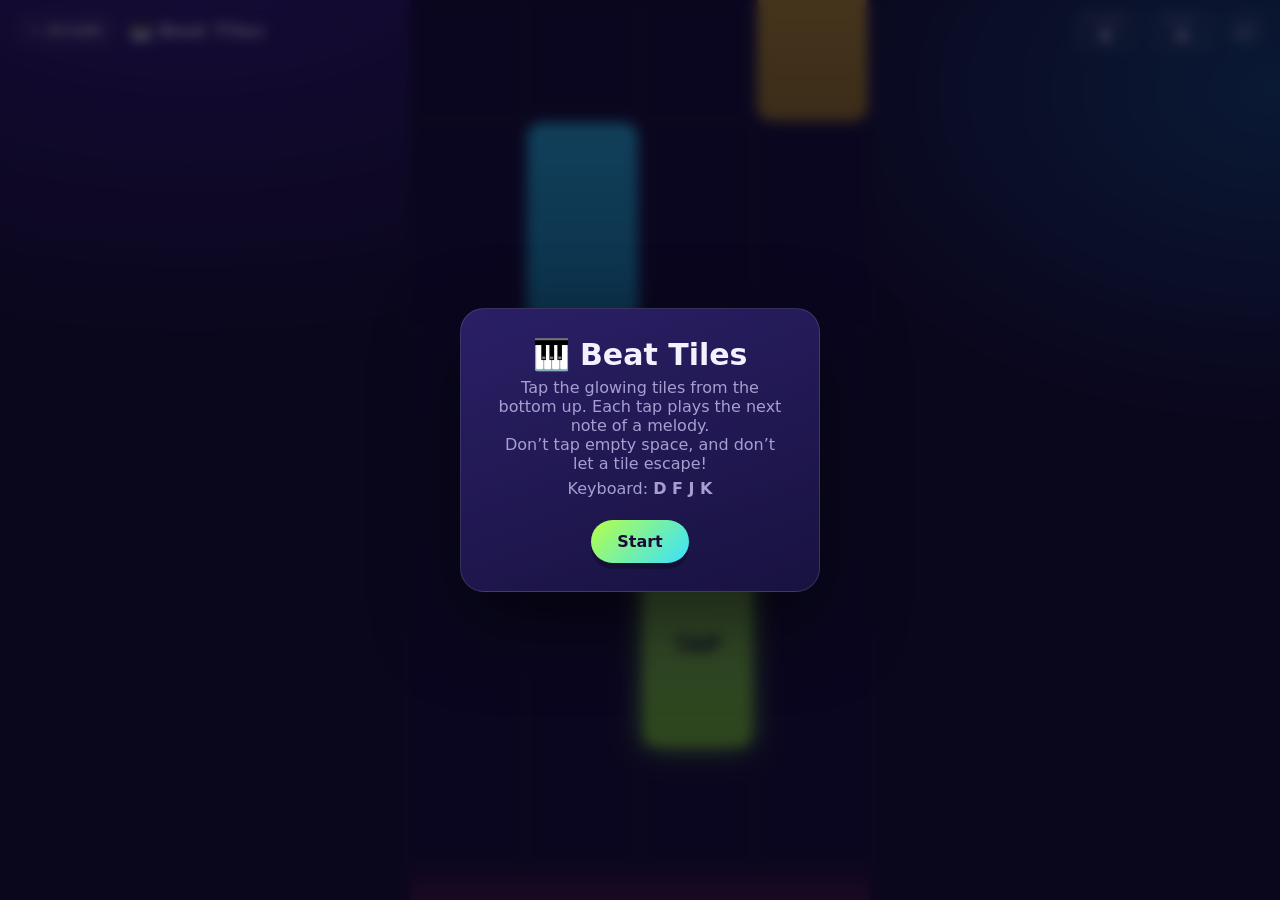
<file: games/tiles.html>
<!doctype html>
<html lang="en">
<head>
<meta charset="utf-8">
<meta name="viewport" content="width=device-width, initial-scale=1, user-scalable=no">
<title>Beat Tiles · ZING!</title>
<link rel="stylesheet" href="../css/style.css">
<style>
  body { overflow: hidden; height: 100vh; user-select: none; touch-action: none; }
  .field { position: fixed; left: 50%; top: 0; bottom: 0; width: min(100vw, 460px); transform: translateX(-50%); }
  #c { width: 100%; height: 100%; display: block; touch-action: none; }
  .bar { position: relative; z-index: 6; pointer-events: none; } .bar > * { pointer-events: auto; }
</style>
</head>
<body>
<div class="field"><canvas id="c"></canvas></div>
<div class="bar">
  <a class="back" href="../index.html">← Arcade</a>
  <h1>🎹 Beat Tiles</h1>
  <div class="stat"><small>Score</small><b id="score">0</b></div>
  <div class="stat"><small>Best</small><b id="best">0</b></div>
  <button class="icon-btn" id="mute"></button>
</div>

<div class="overlay show" id="start">
  <div class="panel">
    <h2>🎹 Beat Tiles</h2>
    <p>Tap the glowing tiles from the bottom up. Each tap plays the next note of a melody.<br>Don’t tap empty space, and don’t let a tile escape!</p>
    <p>Keyboard: <b>D F J K</b></p>
    <button class="btn" id="go">Start</button>
  </div>
</div>
<div class="overlay" id="end">
  <div class="panel">
    <h2>Missed!</h2>
    <div class="big" id="final">0</div>
    <p id="endmsg"></p>
    <button class="btn" id="again">Play again</button>
  </div>
</div>

<script src="../js/common.js"></script>
<script>
(() => {
  const $ = id => document.getElementById(id);
  const cv = $('c'), ctx = cv.getContext('2d');
  let W, H, dpr, rowH;
  function resize() {
    dpr = Math.min(devicePixelRatio || 1, 2); const r = cv.getBoundingClientRect(); W = r.width; H = r.height;
    cv.width = W * dpr; cv.height = H * dpr; ctx.setTransform(dpr, 0, 0, dpr, 0, 0); rowH = H / 4.3;
  }
  addEventListener('resize', resize); resize();
  $('best').textContent = Arcade.best('tiles');

  const HUES = [330, 190, 90, 45];
  let rows, next, scroll, speed, score, state = 'idle', flash, melody, mi, fx, bad, t0;
  function newRow() { return { col: (Math.random() * 4) | 0, hit: false, hitT: 0 }; }

  function reset() {
    rows = []; for (let i = 0; i < 12; i++) rows.push(newRow());
    next = 0; scroll = H * 0.58; speed = Math.max(260, H * .4); score = 0; flash = 0; fx = []; bad = null; mi = 0;
    melody = 5; $('score').textContent = 0; state = 'play';
  }
  const rowY = i => scroll - i * rowH;

  function nextNote() {
    // pentatonic random walk with a gentle pull toward the middle register
    melody += [-2, -1, -1, 0, 1, 1, 2][(Math.random() * 7) | 0]; melody += melody < 3 ? 2 : melody > 11 ? -2 : 0;
    return melody;
  }

  function fail(col, rowIdx) {
    if (state !== 'play') return;
    state = 'over'; bad = { col, row: rowIdx };
    const nb = Arcade.setBest('tiles', score); $('best').textContent = Arcade.best('tiles');
    $('final').textContent = score;
    $('endmsg').innerHTML = nb && score ? '<span class="badge-new">NEW BEST!</span>' : 'Best: ' + Arcade.best('tiles');
    Arcade.tone(200, .5, 'sawtooth', .13, 50);
    flash = 1; setTimeout(() => $('end').classList.add('show'), 700);
  }

  function tap(col, y) {
    if (state !== 'play') return;
    const r = rows[next];
    if (y != null) {
      // find which row band was tapped
      let hitRow = -1;
      for (let i = next; i < next + 6; i++) { const yy = rowY(i); if (y >= yy && y < yy + rowH) { hitRow = i; break; } }
      if (hitRow === -1) return;                  // tapped above/below the active rows: ignore
      if (hitRow !== next || r.col !== col) return fail(col, hitRow);
    } else if (r.col !== col) return fail(col, next);
    r.hit = true; r.hitT = 0; next++; score++; $('score').textContent = score;
    const n = nextNote(); Arcade.note(n, .3, 'triangle', .2); Arcade.note(n + 5, .18, 'sine', .06);
    speed = Math.min(speed + 5, H * 1.3);
    const x = (col + .5) * (W / 4), yy = rowY(next - 1) + rowH / 2;
    for (let i = 0; i < 10; i++) fx.push({ x, y: yy, vx: (Math.random() - .5) * 260, vy: -Math.random() * 220, t: 0, hue: HUES[col] });
    while (rows.length < next + 10) rows.push(newRow());
  }

  cv.addEventListener('pointerdown', e => { const r = cv.getBoundingClientRect(); const x = e.clientX - r.left, y = e.clientY - r.top; tap(Math.min(3, Math.max(0, Math.floor(x / (W / 4)))), y); });
  addEventListener('keydown', e => {
    const c = { d: 0, f: 1, j: 2, k: 3 }[e.key.toLowerCase()];
    if (c !== undefined) tap(c, null);
    if (e.code === 'Space' && $('end').classList.contains('show')) begin();
  });

  function draw() {
    ctx.fillStyle = '#0d0a24'; ctx.fillRect(0, 0, W, H);
    // lane lines
    ctx.strokeStyle = 'rgba(255,255,255,.07)'; ctx.lineWidth = 1;
    for (let i = 1; i < 4; i++) { ctx.beginPath(); ctx.moveTo(i * W / 4, 0); ctx.lineTo(i * W / 4, H); ctx.stroke(); }
    if (!rows) return;
    const cw = W / 4;
    for (let i = Math.max(0, next - 3); i < rows.length; i++) {
      const y = rowY(i); if (y > H + 5) continue; if (y + rowH < 0) break;
      const r = rows[i];
      ctx.strokeStyle = 'rgba(255,255,255,.05)'; ctx.beginPath(); ctx.moveTo(0, y); ctx.lineTo(W, y); ctx.stroke();
      const x = r.col * cw + 4;
      if (r.hit) {
        ctx.fillStyle = `hsla(${HUES[r.col]},90%,65%,${Math.max(0, .5 - r.hitT * 1.2)})`;
        ctx.fillRect(x, y + 3, cw - 8, rowH - 6);
      } else {
        const act = i === next;
        ctx.save(); ctx.shadowColor = `hsl(${HUES[r.col]} 100% 60%)`; ctx.shadowBlur = act ? 26 : 10;
        const g = ctx.createLinearGradient(0, y, 0, y + rowH); g.addColorStop(0, `hsl(${HUES[r.col]} 95% ${act ? 68 : 56}%)`); g.addColorStop(1, `hsl(${HUES[r.col]} 85% ${act ? 52 : 40}%)`);
        ctx.fillStyle = g; ctx.beginPath(); ctx.roundRect ? ctx.roundRect(x, y + 3, cw - 8, rowH - 6, 12) : ctx.rect(x, y + 3, cw - 8, rowH - 6); ctx.fill(); ctx.restore();
        if (i === 0 && next === 0) { ctx.fillStyle = '#0d0a24'; ctx.font = '900 24px "Trebuchet MS", sans-serif'; ctx.textAlign = 'center'; ctx.fillText('TAP', x + (cw - 8) / 2, y + rowH / 2 + 8); }
      }
    }
    if (bad) { // show the mistake in red
      const y = rowY(bad.row), x = bad.col * cw + 4;
      ctx.fillStyle = 'rgba(255,60,80,.7)'; ctx.fillRect(x, y + 3, cw - 8, rowH - 6);
    }
    for (const p of fx) { ctx.fillStyle = `hsla(${p.hue},95%,70%,${Math.max(0, 1 - p.t / .6)})`; ctx.fillRect(p.x - 3, p.y - 3, 6, 6); }
    if (flash > 0) { ctx.fillStyle = `rgba(255,60,80,${flash * .35})`; ctx.fillRect(0, 0, W, H); }
    // finish line / danger zone
    const g2 = ctx.createLinearGradient(0, H - 40, 0, H); g2.addColorStop(0, 'rgba(255,60,80,0)'); g2.addColorStop(1, 'rgba(255,60,80,.25)');
    ctx.fillStyle = g2; ctx.fillRect(0, H - 40, W, 40);
  }

  let last = performance.now();
  (function loop(now) {
    const dt = Math.min((now - last) / 1000, .05); last = now;
    if (state === 'play') {
      scroll += speed * dt;
      if (rowY(next) > H) fail(rows[next].col, next);
    }
    if (rows) for (const r of rows) if (r.hit) r.hitT += dt;
    if (fx) { for (const p of fx) { p.t += dt; p.x += p.vx * dt; p.y += p.vy * dt; p.vy += 600 * dt; } fx = fx.filter(p => p.t < .6); }
    flash = Math.max(0, flash - dt * 2);
    draw(); requestAnimationFrame(loop);
  })(last);

  function begin() { $('start').classList.remove('show'); $('end').classList.remove('show'); reset(); }
  $('go').onclick = begin; $('again').onclick = begin;
  // idle decoration
  rows = []; for (let i = 0; i < 12; i++) rows.push(newRow()); next = 0; scroll = H * .6; fx = []; flash = 0; bad = null;
})();
</script>
</body>
</html>
</file>
<file: css/style.css>
:root {
  --bg: #0e0b1f;
  --bg2: #1a1440;
  --ink: #f4f1ff;
  --muted: #a69fd0;
  --pink: #ff4fa3;
  --cyan: #38e1ff;
  --lime: #b6ff4a;
  --yellow: #ffd23f;
  --purple: #8b5cff;
  --card: rgba(255, 255, 255, .06);
  --line: rgba(255, 255, 255, .12);
}
* { box-sizing: border-box; -webkit-tap-highlight-color: transparent; }
html, body { margin: 0; min-height: 100%; }
body {
  font-family: "Trebuchet MS", "Segoe UI", system-ui, sans-serif;
  color: var(--ink);
  background: radial-gradient(1200px 700px at 15% -10%, #3a1d86 0%, transparent 60%),
              radial-gradient(900px 600px at 100% 10%, #0b4d73 0%, transparent 55%),
              var(--bg);
  background-attachment: fixed;
}
a { color: inherit; text-decoration: none; }
button { font: inherit; color: inherit; cursor: pointer; }

/* ---------- top bar (game pages) ---------- */
.bar {
  display: flex; align-items: center; gap: 12px;
  padding: 10px 16px; position: relative; z-index: 5;
}
.bar .back {
  padding: 8px 14px; border-radius: 999px; background: var(--card);
  border: 1px solid var(--line); font-weight: 700; font-size: 14px;
}
.bar .back:hover { background: rgba(255,255,255,.12); }
.bar h1 { margin: 0; font-size: 18px; letter-spacing: .5px; flex: 1; }
.bar .stat {
  background: var(--card); border: 1px solid var(--line); border-radius: 12px;
  padding: 4px 12px; text-align: center; min-width: 64px; line-height: 1.1;
}
.bar .stat small { display: block; font-size: 10px; color: var(--muted); letter-spacing: 1px; text-transform: uppercase; }
.bar .stat b { font-size: 18px; font-variant-numeric: tabular-nums; }
.icon-btn {
  width: 38px; height: 38px; border-radius: 50%; border: 1px solid var(--line);
  background: var(--card); font-size: 16px;
}
.icon-btn:hover { background: rgba(255,255,255,.14); }

/* ---------- overlays ---------- */
.overlay {
  position: fixed; inset: 0; display: none; align-items: center; justify-content: center;
  background: rgba(10, 6, 30, .72); backdrop-filter: blur(6px); z-index: 20; padding: 16px;
}
.overlay.show { display: flex; animation: fade .25s ease; }
.panel {
  background: linear-gradient(160deg, #2a1f66, #181240); border: 1px solid var(--line);
  border-radius: 24px; padding: 28px 32px; text-align: center; max-width: 360px; width: 100%;
  box-shadow: 0 30px 80px rgba(0,0,0,.5); animation: pop .35s cubic-bezier(.2,1.4,.4,1);
}
.panel h2 { margin: 0 0 6px; font-size: 30px; }
.panel p { margin: 6px 0; color: var(--muted); }
.panel .big { font-size: 56px; font-weight: 900; margin: 8px 0; color: var(--yellow); font-variant-numeric: tabular-nums; }
.btn {
  display: inline-block; margin-top: 16px; padding: 12px 26px; border: 0; border-radius: 999px;
  font-weight: 800; font-size: 16px; color: #1a0b3a;
  background: linear-gradient(135deg, var(--lime), var(--cyan));
  box-shadow: 0 6px 0 rgba(0,0,0,.25); transition: transform .08s, box-shadow .08s;
}
.btn:hover { transform: translateY(-1px); }
.btn:active { transform: translateY(4px); box-shadow: 0 2px 0 rgba(0,0,0,.25); }
.badge-new { display: inline-block; background: var(--pink); color: #fff; padding: 2px 10px; border-radius: 999px; font-size: 12px; font-weight: 800; }

@keyframes fade { from { opacity: 0; } to { opacity: 1; } }
@keyframes pop { from { transform: scale(.7); opacity: 0; } to { transform: scale(1); opacity: 1; } }

/* ---------- hub ---------- */
.hub { max-width: 1000px; margin: 0 auto; padding: 40px 20px 80px; position: relative; z-index: 2; }
.hub header { text-align: center; margin-bottom: 36px; }
.logo {
  font-size: clamp(52px, 12vw, 104px); font-weight: 900; letter-spacing: -2px; margin: 0; line-height: 1;
  filter: drop-shadow(0 6px 24px rgba(139,92,255,.5)); animation: hue 10s linear infinite;
}
.logo span {
  display: inline-block; animation: bob 2.4s ease-in-out infinite;
  background: linear-gradient(160deg, var(--a), var(--b)); -webkit-background-clip: text; background-clip: text; color: transparent;
}
.logo span:nth-child(1) { --a: #ff4fa3; --b: #ff9a5c; }
.logo span:nth-child(2) { --a: #ffd23f; --b: #ff9a5c; }
.logo span:nth-child(3) { --a: #b6ff4a; --b: #38e1ff; }
.logo span:nth-child(4) { --a: #38e1ff; --b: #8b5cff; }
.logo span:nth-child(5) { --a: #ff4fa3; --b: #8b5cff; }
@keyframes hue { to { filter: drop-shadow(0 6px 24px rgba(139,92,255,.5)) hue-rotate(360deg); } }
.logo span:nth-child(2) { animation-delay: .15s; } .logo span:nth-child(3) { animation-delay: .3s; }
.logo span:nth-child(4) { animation-delay: .45s; } .logo span:nth-child(5) { animation-delay: .6s; }
@keyframes bob { 50% { transform: translateY(-8px) rotate(-3deg); } }
.tag { color: var(--muted); font-size: 18px; margin-top: 10px; }
.grid { display: grid; grid-template-columns: repeat(auto-fill, minmax(280px, 1fr)); gap: 20px; }
.card {
  position: relative; display: block; border-radius: 24px; padding: 22px; overflow: hidden;
  background: var(--card); border: 1px solid var(--line); min-height: 190px;
  transition: transform .18s cubic-bezier(.2,1.5,.4,1), box-shadow .18s, border-color .18s;
}
.card::before {
  content: ""; position: absolute; inset: 0; opacity: .85; z-index: 0;
  background: radial-gradient(260px 160px at 90% 0%, var(--c), transparent 70%);
}
.card > * { position: relative; z-index: 1; }
.card:hover { transform: translateY(-6px) scale(1.02) rotate(-.4deg); border-color: var(--c); box-shadow: 0 18px 50px -10px var(--c); }
.card:active { transform: scale(.98); }
.card .emoji { font-size: 54px; display: inline-block; transition: transform .25s; }
.card:hover .emoji { transform: scale(1.2) rotate(10deg); }
.card h3 { margin: 10px 0 4px; font-size: 24px; }
.card p { margin: 0 0 14px; color: var(--muted); font-size: 15px; line-height: 1.35; }
.card .best { font-size: 13px; font-weight: 700; color: var(--ink); background: rgba(0,0,0,.28); display: inline-block; padding: 4px 12px; border-radius: 999px; }
.floaties { position: fixed; inset: 0; pointer-events: none; z-index: 1; overflow: hidden; }
.floaties i {
  position: absolute; bottom: -80px; border-radius: 50%; opacity: .18;
  animation: rise linear infinite;
}
@keyframes rise { to { transform: translateY(-120vh); } }
footer { text-align: center; color: var(--muted); margin-top: 48px; font-size: 14px; }

canvas.stage { display: block; touch-action: none; }
</file>
